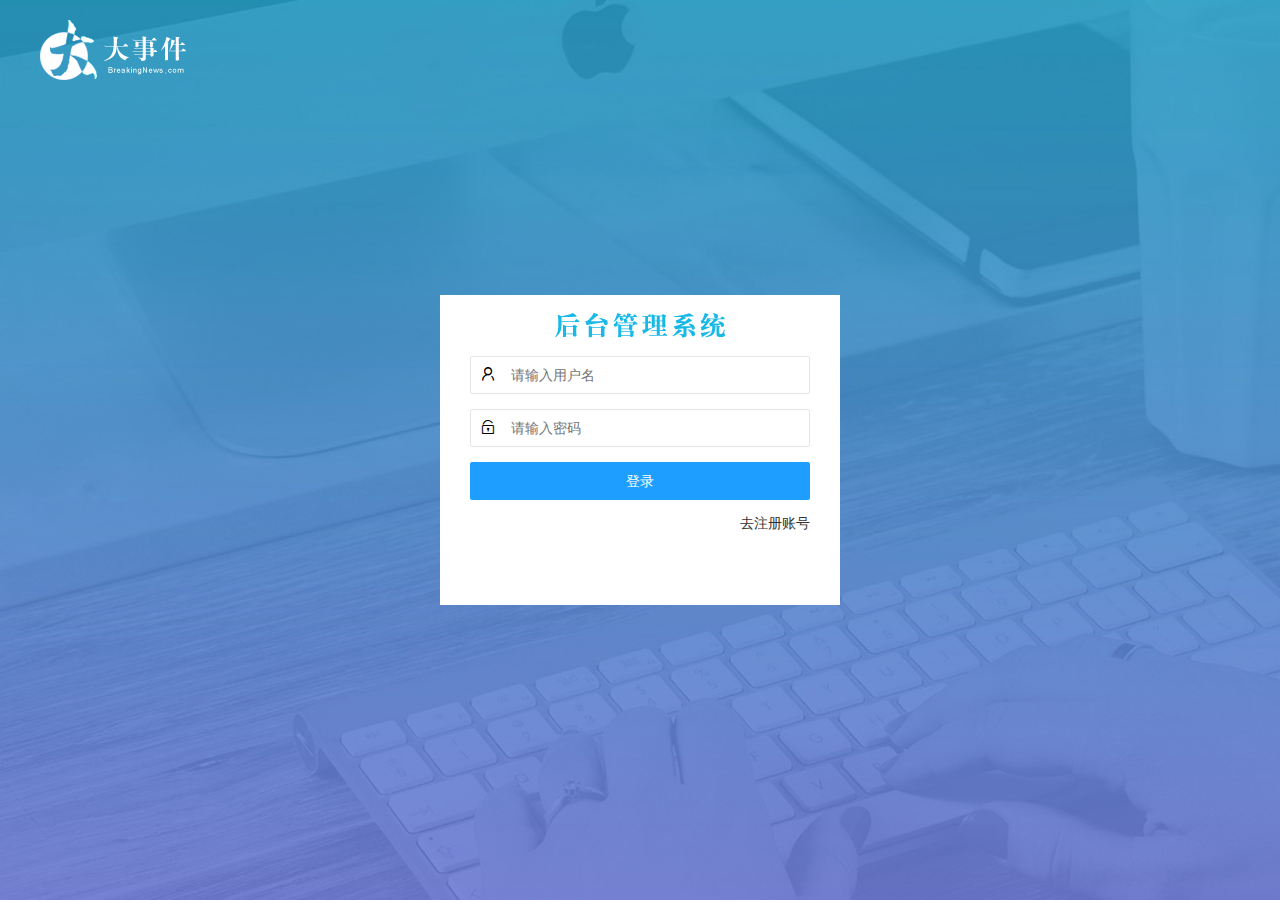
<file: login.html>
<!DOCTYPE html>
<html lang="en">
  <head>
    <meta charset="UTF-8" />
    <meta name="viewport" content="width=device-width, initial-scale=1.0" />
    <title>Document</title>
    <!-- 引入第三方库layUI的样式文件 -->
    <link rel="stylesheet" href="./assets/lib/layui/css/layui.css" />
    <link rel="stylesheet" href="./assets/css/login.css" />
  </head>
  <body>
    <div class="logo">
      <img src="./assets/images/logo.png" alt="" />
    </div>
    <!-- 登录框 -->
    <div class="login">
      <div class="title">
        <img src="./assets/images/login_title.png" alt="" />
      </div>
      <form class="layui-form myForm" action="">
        <!-- 用户名 -->
        <div class="layui-form-item">
          <i class="layui-icon layui-icon-username"></i>
          <input
            type="text"
            name="username"
            required
            lay-verify="required|username"
            placeholder="请输入用户名"
            autocomplete="off"
            class="layui-input"
          />
        </div>
        <!-- 密码 -->
        <div class="layui-form-item">
          <i class="layui-icon layui-icon-password"></i>
          <input
            type="password"
            name="password"
            required
            lay-verify="required|pass"
            placeholder="请输入密码"
            autocomplete="off"
            class="layui-input"
          />
        </div>
        <!-- 登录按钮 -->
        <div class="layui-form-item">
          <button
            class="layui-btn layui-btn-fluid layui-btn-normal"
            lay-submit
            lay-filter="formDemo"
          >
            登录
          </button>
        </div>
        <!-- 去注册的超链接 -->
        <div class="layui-form-item">
          <a href="javascript:;">去注册账号</a>
        </div>
      </form>
    </div>
    <!-- 注册框 -->   
    <div class="register">
      <div class="title">
        <img src="./assets/images/login_title.png" alt="" />
      </div>
      <form class="layui-form myForm" action="">
        <!-- 用户名 -->
        <div class="layui-form-item">
          <i class="layui-icon layui-icon-username"></i>
          <input
            type="text"
            name="username"
            required
            lay-verify="required|username"
            placeholder="请输入用户名"
            autocomplete="off"
            class="layui-input"
          />
        </div>
        <!-- 密码 -->
        <div class="layui-form-item">
          <i class="layui-icon layui-icon-password"></i>
          <input
            type="password"
            name="password"
            required
            lay-verify="required|pass"
            placeholder="请输入密码"
            autocomplete="off"
            class="layui-input pass"
          />
        </div>
        <!-- 确认密码 -->
        <div class="layui-form-item">
          <i class="layui-icon layui-icon-password"></i>
          <input
            type="password"
            required
            lay-verify="required|pass|repass"
            placeholder="再次确认密码"
            autocomplete="off"
            class="layui-input repass"
          />
        </div>
        <!-- 登录按钮 -->
        <div class="layui-form-item">
          <button
            class="layui-btn layui-btn-fluid layui-btn-normal"
            lay-submit
            lay-filter="formDemo"
          >
            注册
          </button>
        </div>
        <!-- 去登录的超链接 -->
        <div class="layui-form-item">
          <a href="javascript:;">去登录</a>
        </div>
      </form>
    </div>
    <script src="./assets/lib/jquery.js"></script>
    <script src="./assets/lib/layui/layui.all.js"></script>
    <script src="./assets/js/utils.js"></script>
    <script src="./assets/js/login.js"></script>
  </body>
</html>
</file>
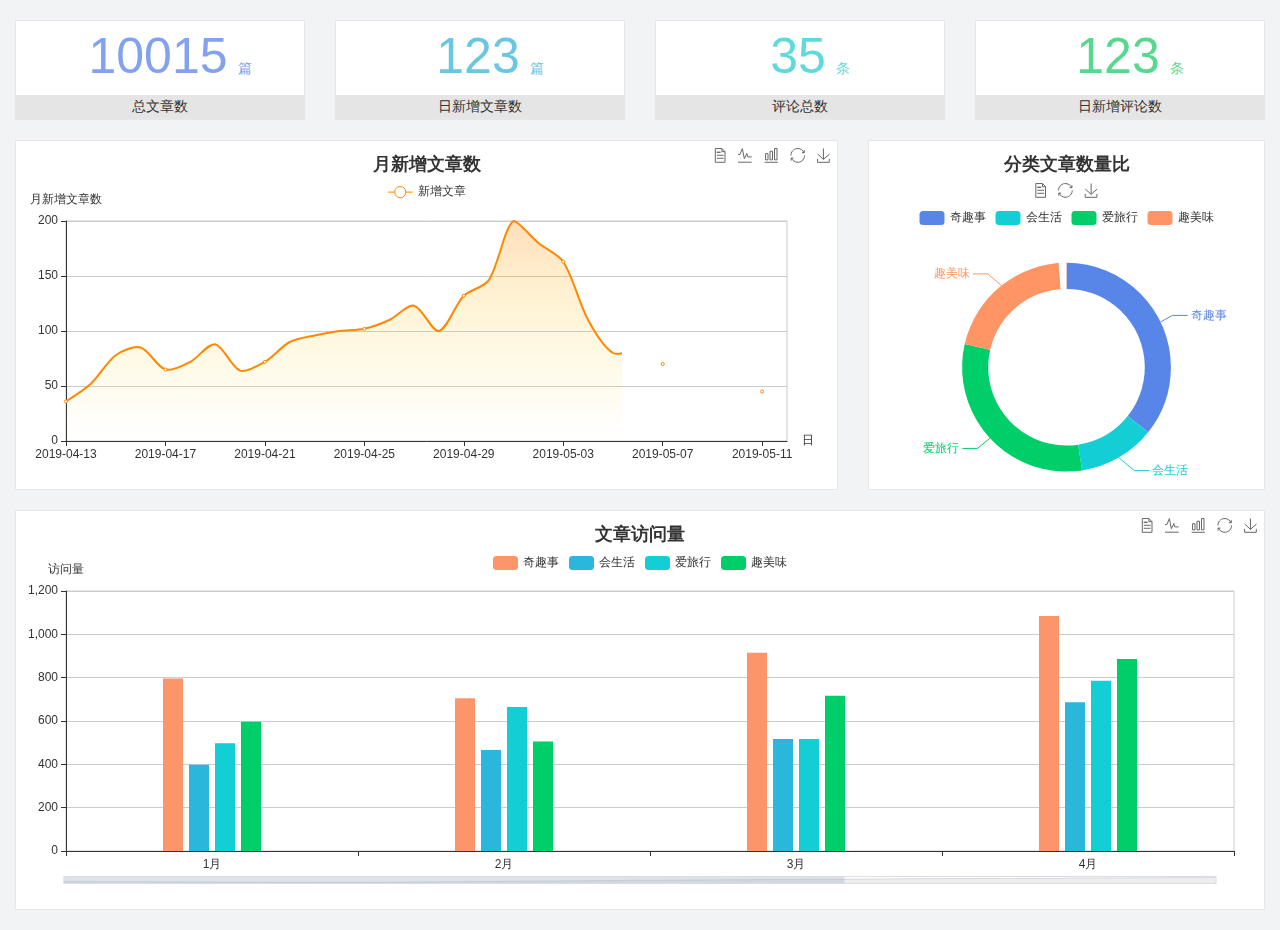
<file: home/dashboard.html>
<!DOCTYPE html>
<html lang="en">

<head>
  <meta charset="UTF-8">
  <meta name="viewport" content="width=device-width, initial-scale=1.0">
  <meta http-equiv="X-UA-Compatible" content="ie=edge">
  <title>图表统计</title>
  <link rel="stylesheet" href="../../assets/lib/bootstrap.css" />
  <link rel="stylesheet" href="../../assets/lib/main.css" />
  <script src="../../assets/lib/jquery.js"></script>
  <script type="text/javascript" src="../../assets/lib/echarts.min.js"></script>
</head>

<body>
  <div class="container-fluid">
    <div class="row spannel_list">
      <div class="col-sm-3 col-xs-6">
        <div class="spannel">
          <em>10015</em><span>篇</span>
          <b>总文章数</b>
        </div>
      </div>
      <div class="col-sm-3 col-xs-6">
        <div class="spannel scolor01">
          <em>123</em><span>篇</span>
          <b>日新增文章数</b>
        </div>
      </div>
      <div class="col-sm-3 col-xs-6">
        <div class="spannel scolor02">
          <em>35</em><span>条</span>
          <b>评论总数</b>
        </div>
      </div>
      <div class="col-sm-3 col-xs-6">
        <div class="spannel scolor03">
          <em>123</em><span>条</span>
          <b>日新增评论数</b>
        </div>
      </div>
    </div>
  </div>

  <div class="container-fluid">
    <div class="row curve-pie">
      <div class="col-lg-8 col-md-8">
        <div class="gragh_pannel" id="curve_show"></div>
      </div>
      <div class="col-lg-4 col-md-4">
        <div class="gragh_pannel" id="pie_show"></div>
      </div>
    </div>
  </div>

  <div class="container-fluid">
    <div class="column_pannel" id="column_show"></div>
  </div>

  <script>
    var oChart = echarts.init(document.getElementById('curve_show'));
    var aList_all = [
      { 'count': 36, 'date': '2019-04-13' },
      { 'count': 52, 'date': '2019-04-14' },
      { 'count': 78, 'date': '2019-04-15' },
      { 'count': 85, 'date': '2019-04-16' },
      { 'count': 65, 'date': '2019-04-17' },
      { 'count': 72, 'date': '2019-04-18' },
      { 'count': 88, 'date': '2019-04-19' },
      { 'count': 64, 'date': '2019-04-20' },
      { 'count': 72, 'date': '2019-04-21' },
      { 'count': 90, 'date': '2019-04-22' },
      { 'count': 96, 'date': '2019-04-23' },
      { 'count': 100, 'date': '2019-04-24' },
      { 'count': 102, 'date': '2019-04-25' },
      { 'count': 110, 'date': '2019-04-26' },
      { 'count': 123, 'date': '2019-04-27' },
      { 'count': 100, 'date': '2019-04-28' },
      { 'count': 132, 'date': '2019-04-29' },
      { 'count': 146, 'date': '2019-04-30' },
      { 'count': 200, 'date': '2019-05-01' },
      { 'count': 180, 'date': '2019-05-02' },
      { 'count': 163, 'date': '2019-05-03' },
      { 'count': 110, 'date': '2019-05-04' },
      { 'count': 80, 'date': '2019-05-05' },
      { 'count': 82, 'date': '2019-05-06' },
      { 'count': 70, 'date': '2019-05-07' },
      { 'count': 65, 'date': '2019-05-08' },
      { 'count': 54, 'date': '2019-05-09' },
      { 'count': 40, 'date': '2019-05-10' },
      { 'count': 45, 'date': '2019-05-11' },
      { 'count': 38, 'date': '2019-05-12' },
    ];

    let aCount = [];
    let aDate = [];

    for (var i = 0; i < aList_all.length; i++) {
      aCount.push(aList_all[i].count);
      aDate.push(aList_all[i].date);
    }

    var chartopt = {
      title: {
        text: '月新增文章数',
        left: 'center',
        top: '10'
      },
      tooltip: {
        trigger: 'axis'
      },
      legend: {
        data: ['新增文章'],
        top: '40'
      },
      toolbox: {
        show: true,
        feature: {
          mark: { show: true },
          dataView: { show: true, readOnly: false },
          magicType: { show: true, type: ['line', 'bar'] },
          restore: { show: true },
          saveAsImage: { show: true }
        }
      },
      calculable: true,
      xAxis: [
        {
          name: '日',
          type: 'category',
          boundaryGap: false,
          data: aDate
        }
      ],
      yAxis: [
        {
          name: '月新增文章数',
          type: 'value'
        }
      ],
      series: [
        {
          name: '新增文章',
          type: 'line',
          smooth: true,
          itemStyle: { normal: { areaStyle: { type: 'default' }, color: '#f80' }, lineStyle: { color: '#f80' } },
          data: aCount
        }],
      areaStyle: {
        normal: {
          color: new echarts.graphic.LinearGradient(0, 0, 0, 1, [{
            offset: 0,
            color: 'rgba(255,136,0,0.39)'
          }, {
            offset: .34,
            color: 'rgba(255,180,0,0.25)'
          }, {
            offset: 1,
            color: 'rgba(255,222,0,0.00)'
          }])

        }
      },
      grid: {
        show: true,
        x: 50,
        x2: 50,
        y: 80,
        height: 220
      }
    };

    oChart.setOption(chartopt);


    var oPie = echarts.init(document.getElementById('pie_show'));
    var oPieopt =
    {
      title: {
        top: 10,
        text: '分类文章数量比',
        x: 'center'
      },
      tooltip: {
        trigger: 'item',
        formatter: "{a} <br/>{b} : {c} ({d}%)"
      },
      color: ['#5885e8', '#13cfd5', '#00ce68', '#ff9565'],
      legend: {
        x: 'center',
        top: 65,
        data: ['奇趣事', '会生活', '爱旅行', '趣美味']
      },
      toolbox: {
        show: true,
        x: 'center',
        top: 35,
        feature: {
          mark: { show: true },
          dataView: { show: true, readOnly: false },
          magicType: {
            show: true,
            type: ['pie', 'funnel'],
            option: {
              funnel: {
                x: '25%',
                width: '50%',
                funnelAlign: 'left',
                max: 1548
              }
            }
          },
          restore: { show: true },
          saveAsImage: { show: true }
        }
      },
      calculable: true,
      series: [
        {
          name: '访问来源',
          type: 'pie',
          radius: ['45%', '60%'],
          center: ['50%', '65%'],
          data: [
            { value: 300, name: '奇趣事' },
            { value: 100, name: '会生活' },
            { value: 260, name: '爱旅行' },
            { value: 180, name: '趣美味' }
          ]
        }
      ]
    };
    oPie.setOption(oPieopt);



    var oColumn = this.echarts.init(document.getElementById('column_show'));
    var oColumnopt =
    {
      title: {
        text: '文章访问量',
        left: 'center',
        top: '10'
      },
      tooltip: {
        trigger: 'axis'
      },
      legend: {
        data: ['奇趣事', '会生活', '爱旅行', '趣美味'],
        top: '40'
      },
      toolbox: {
        show: true,
        feature: {
          mark: { show: true },
          dataView: { show: true, readOnly: false },
          magicType: { show: true, type: ['line', 'bar'] },
          restore: { show: true },
          saveAsImage: { show: true }
        }
      },
      calculable: true,
      xAxis: [
        {
          type: 'category',
          data: ['1月', '2月', '3月', '4月', '5月']
        }
      ],
      yAxis: [
        {
          name: '访问量',
          type: 'value'
        }
      ],
      series: [
        {
          name: '奇趣事',
          type: 'bar',
          barWidth: 20,
          itemStyle: {
            normal: { areaStyle: { type: 'default' }, color: '#fd956a' }
          },
          data: [800, 708, 920, 1090, 1200]
        },
        {
          name: '会生活',
          type: 'bar',
          barWidth: 20,
          itemStyle: {
            normal: { areaStyle: { type: 'default' }, color: '#2bb6db' }
          },
          data: [400, 468, 520, 690, 800]
        },
        {
          name: '爱旅行',
          type: 'bar',
          barWidth: 20,
          itemStyle: {
            normal: { areaStyle: { type: 'default' }, color: '#13cfd5' }
          },
          data: [500, 668, 520, 790, 900]
        },
        {
          name: '趣美味',
          type: 'bar',
          barWidth: 20,
          itemStyle: {
            normal: { areaStyle: { type: 'default' }, color: '#00ce68' }
          },
          data: [600, 508, 720, 890, 1000]
        }
      ],
      grid: {
        show: true,
        x: 50,
        x2: 30,
        y: 80,
        height: 260
      },
      dataZoom: [//给x轴设置滚动条
        {
          start: 0,//默认为0
          end: 100 - 1000 / 31,//默认为100
          type: 'slider',
          show: true,
          xAxisIndex: [0],
          handleSize: 0,//滑动条的 左右2个滑动条的大小
          height: 8,//组件高度
          left: 45, //左边的距离
          right: 50,//右边的距离
          bottom: 26,//右边的距离
          handleColor: '#ddd',//h滑动图标的颜色
          handleStyle: {
            borderColor: "#cacaca",
            borderWidth: "1",
            shadowBlur: 2,
            background: "#ddd",
            shadowColor: "#ddd",
          }
        }]
    };
    oColumn.setOption(oColumnopt);
  </script>
</body>

</html>
</file>
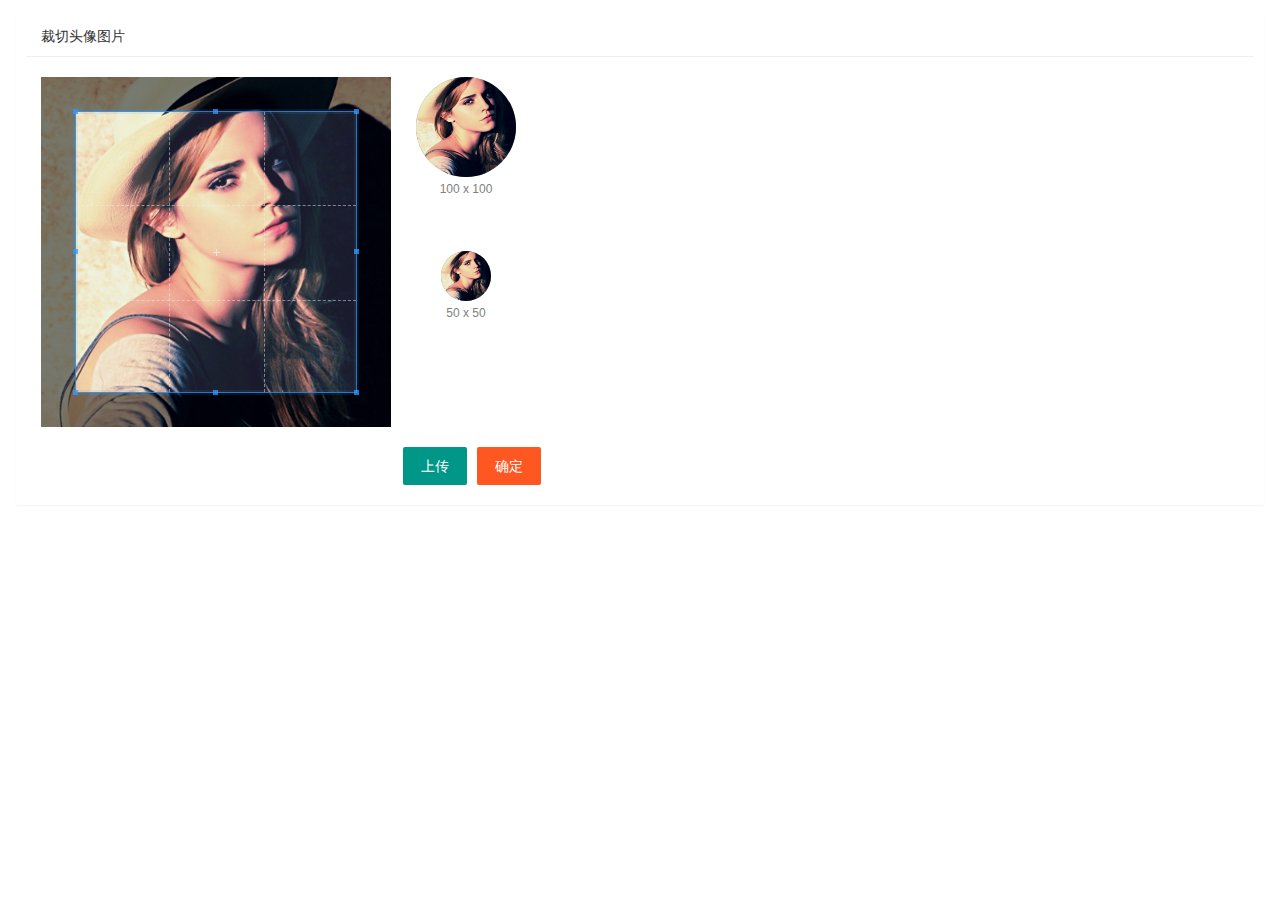
<file: user/user_avatar.html>
<!DOCTYPE html>
<html lang="en">
  <head>
    <meta charset="UTF-8" />
    <meta name="viewport" content="width=device-width, initial-scale=1.0" />
    <title>个人中心基本资料</title>
    <!-- 引入layui的样式文件 -->
    <link rel="stylesheet" href="../assets/lib/layui/css/layui.css" />
    <link rel="stylesheet" href="../assets/lib/cropper/cropper.css">
    <!-- 引入当前页面自己写的css文件 -->
    <link rel="stylesheet" href="../assets/css/user/user_avatar.css" />
  </head>
  <body>
    <div class="layui-card">
      <div class="layui-card-header">裁切头像图片</div>
      <div class="layui-card-body">
        <!-- 第一行的图片裁剪和预览区域 -->
        <div class="row1">
          <!-- 图片裁剪区域 -->
          <div class="cropper-box">
            <!-- 这个 img 标签很重要，将来会把它初始化为裁剪区域 -->
            <img id="image" src="/assets/images/sample.jpg" />
          </div>
          <!-- 图片的预览区域 -->
          <div class="preview-box">
            <div>
              <!-- 宽高为 100px 的预览区域 -->
              <div class="img-preview w100"></div>
              <p class="size">100 x 100</p>
            </div>
            <div>
              <!-- 宽高为 50px 的预览区域 -->
              <div class="img-preview w50"></div>
              <p class="size">50 x 50</p>
            </div>
          </div>
        </div>
  
        <!-- 第二行的按钮区域 -->
        <div class="row2">
          <input type="file" id="avatar" style="display: none;">
          <button type="button" class="layui-btn btn-upload">上传</button>
          <button type="button" class="layui-btn layui-btn-danger btn-sure">确定</button>
        </div>
      </div>
    </div>
    <!-- 引入jquery文件 -->
    <script src="../assets/lib/jquery.js"></script>
     <!-- 引入裁切图片的文件 -->
     <script src="../assets/lib/cropper/Cropper.js"></script>
     <script src="../assets/lib/cropper/jquery-cropper.js"></script>
    <!-- 引入layui的js文件 -->
    <script src="../assets/lib/layui/layui.all.js"></script>
    <!-- 引入工具函数 -->
    <script src="../assets/js/utils.js"></script>
    <!-- 引入当前页面自己写的js文件 -->
    <script src="../assets/js/user/user_avatar.js"></script>
  </body>
</html>
</file>
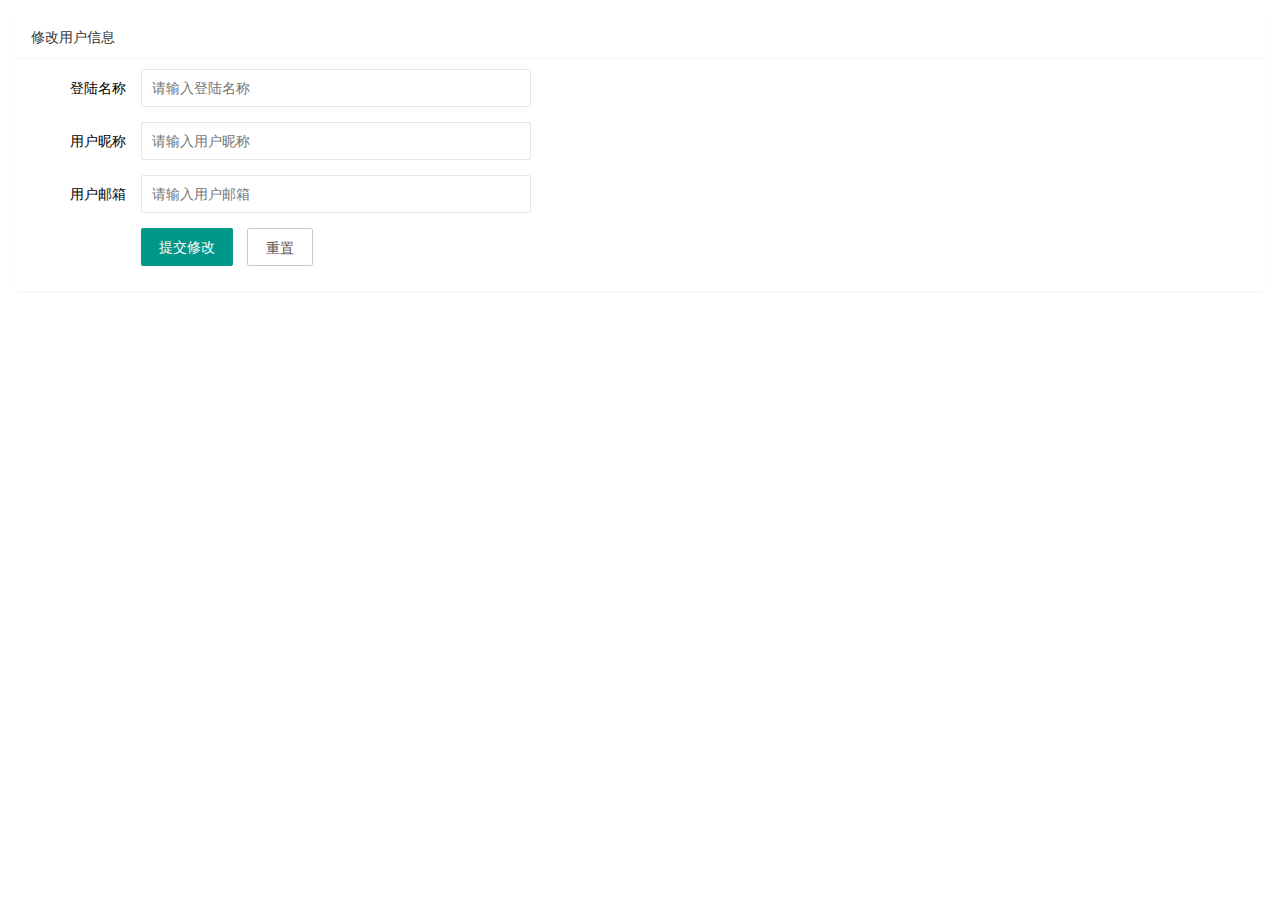
<file: user/user_info.html>
<!DOCTYPE html>
<html lang="en">
  <head>
    <meta charset="UTF-8" />
    <meta name="viewport" content="width=device-width, initial-scale=1.0" />
    <title>个人中心基本资料</title>
    <!-- 引入layui的样式文件 -->
    <link rel="stylesheet" href="../assets/lib/layui/css/layui.css" />
    <!-- 引入当前页面自己写的css文件 -->
    <link rel="stylesheet" href="../assets/css/user/user_info.css" />
  </head>
  <body>
    <div class="layui-card">
      <div class="layui-card-header">修改用户信息</div>
      <div class="layui-card-body">
        <form class="layui-form myForm" lay-filter="myForm" action="">
          <!-- 隐藏域就是一个input标签 type='hidden' 作用是用来存储数据 但是不在页面中显示 -->
          <input type="hidden" name="id" />
          <div class="layui-form-item">
            <label class="layui-form-label">登陆名称</label>
            <div class="layui-input-block">
              <input
                type="text"
                name="username"
                required
                lay-verify="required"
                placeholder="请输入登陆名称"
                autocomplete="off"
                class="layui-input"
              />
            </div>
          </div>
          <div class="layui-form-item">
            <label class="layui-form-label">用户昵称</label>
            <div class="layui-input-block">
              <input
                type="text"
                name="nickname"
                required
                lay-verify="required|nickname"
                placeholder="请输入用户昵称"
                autocomplete="off"
                class="layui-input"
              />
            </div>
          </div>
          <div class="layui-form-item">
            <label class="layui-form-label">用户邮箱</label>
            <div class="layui-input-block">
              <input
                type="text"
                name="email"
                required
                lay-verify="required|email"
                placeholder="请输入用户邮箱"
                autocomplete="off"
                class="layui-input"
              />
            </div>
          </div>
          <div class="layui-form-item">
            <div class="layui-input-block">
              <button class="layui-btn" lay-submit lay-filter="formDemo">
                提交修改
              </button>
              <button class="layui-btn layui-btn-primary">重置</button>
            </div>
          </div>
        </form>
      </div>
    </div>

    <!-- 引入jquery文件 -->
    <script src="../assets/lib/jquery.js"></script>
    <!-- 引入layui的js文件 -->
    <script src="../assets/lib/layui/layui.all.js"></script>
    <!-- 引入工具函数 -->
    <script src="../assets/js/utils.js"></script>
    <!-- 引入当前页面自己写的js文件 -->
    <script src="../assets/js/user/user_info.js"></script>
  </body>
</html>
</file>
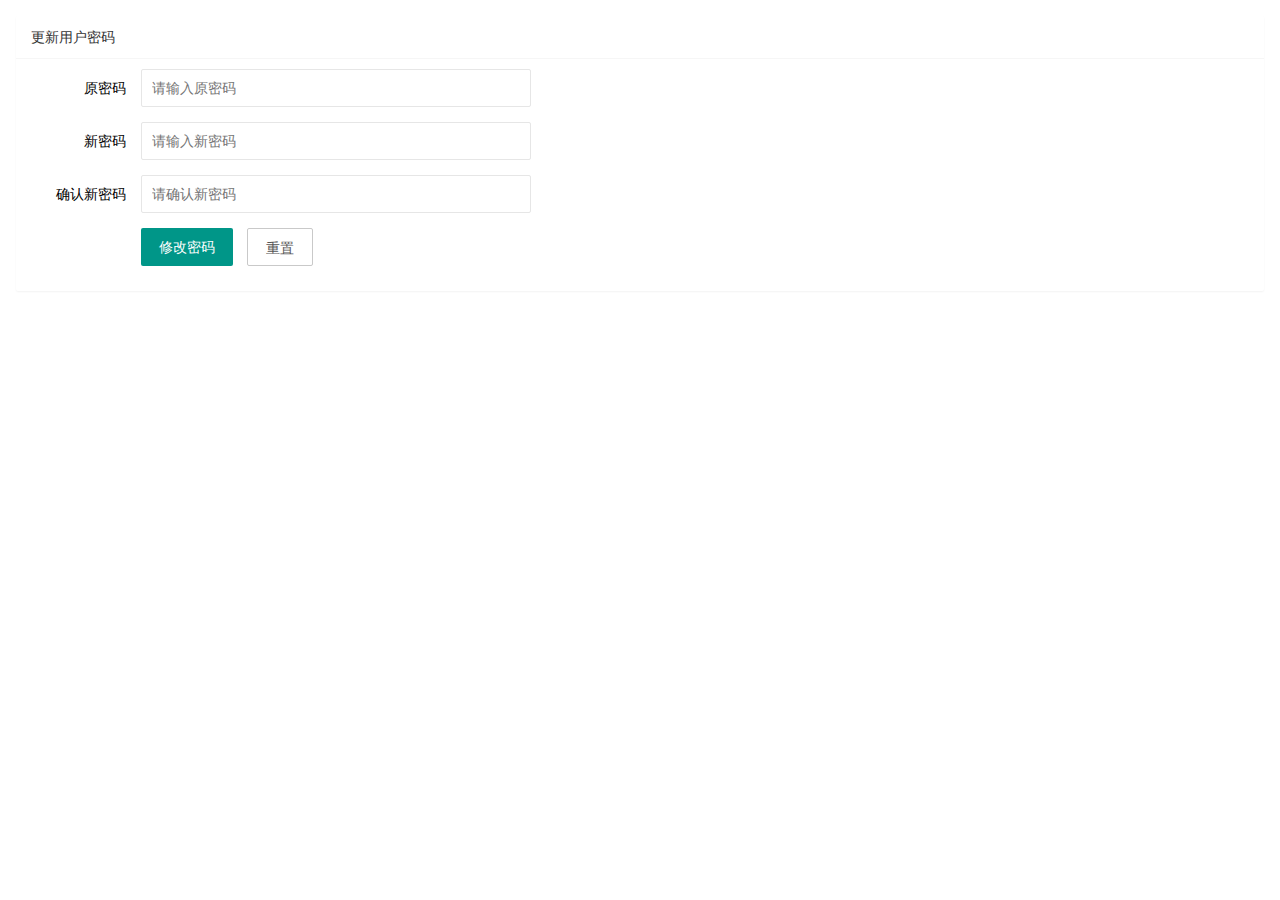
<file: user/user_reset.html>
<!DOCTYPE html>
<html lang="en">
  <head>
    <meta charset="UTF-8" />
    <meta name="viewport" content="width=device-width, initial-scale=1.0" />
    <title>个人中心基本资料</title>
    <!-- 引入layui的样式文件 -->
    <link rel="stylesheet" href="../assets/lib/layui/css/layui.css" />
    <!-- 引入当前页面自己写的css文件 -->
    <link rel="stylesheet" href="../assets/css/user/user_reset.css" />
  </head>
  <body>
    <div class="layui-card">
      <div class="layui-card-header">更新用户密码</div>
      <div class="layui-card-body">
        <form class="layui-form myForm" lay-filter="myForm" action="">
          <!-- 隐藏域就是一个input标签 type='hidden' 作用是用来存储数据 但是不在页面中显示 -->
          <input type="hidden" name="id" />
          <div class="layui-form-item">
            <label class="layui-form-label">原密码</label>
            <div class="layui-input-block">
              <input
                type="password"
                name="oldPwd"
                required
                lay-verify="required|pass"
                placeholder="请输入原密码"
                autocomplete="off"
                class="layui-input"
              />
            </div>
          </div>
          <div class="layui-form-item">
            <label class="layui-form-label">新密码</label>
            <div class="layui-input-block">
              <input
                type="password"
                name="newPwd"
                required
                lay-verify="required|pass"
                placeholder="请输入新密码"
                autocomplete="off"
                class="layui-input pass"
              />
            </div>
          </div>
          <div class="layui-form-item">
            <label class="layui-form-label">确认新密码</label>
            <div class="layui-input-block">
              <input
                type="password"
                required
                lay-verify="required|pass|repass"
                placeholder="请确认新密码"
                autocomplete="off"
                class="layui-input repass"
              />
            </div>
          </div>
          <div class="layui-form-item">
            <div class="layui-input-block">
              <button class="layui-btn" lay-submit lay-filter="formDemo">
                修改密码
              </button>
              <button
                type="reset"
                class="layui-btn layui-btn-primary btn-reset"
              >
                重置
              </button>
            </div>
          </div>
        </form>
      </div>
    </div>

    <!-- 引入jquery文件 -->
    <script src="../assets/lib/jquery.js"></script>
    <!-- 引入layui的js文件 -->
    <script src="../assets/lib/layui/layui.all.js"></script>
    <!-- 引入工具函数 -->
    <script src="../assets/js/utils.js"></script>
    <!-- 引入当前页面自己写的js文件 -->
    <script src="../assets/js/user/user_reset.js"></script>
  </body>
</html>
</file>
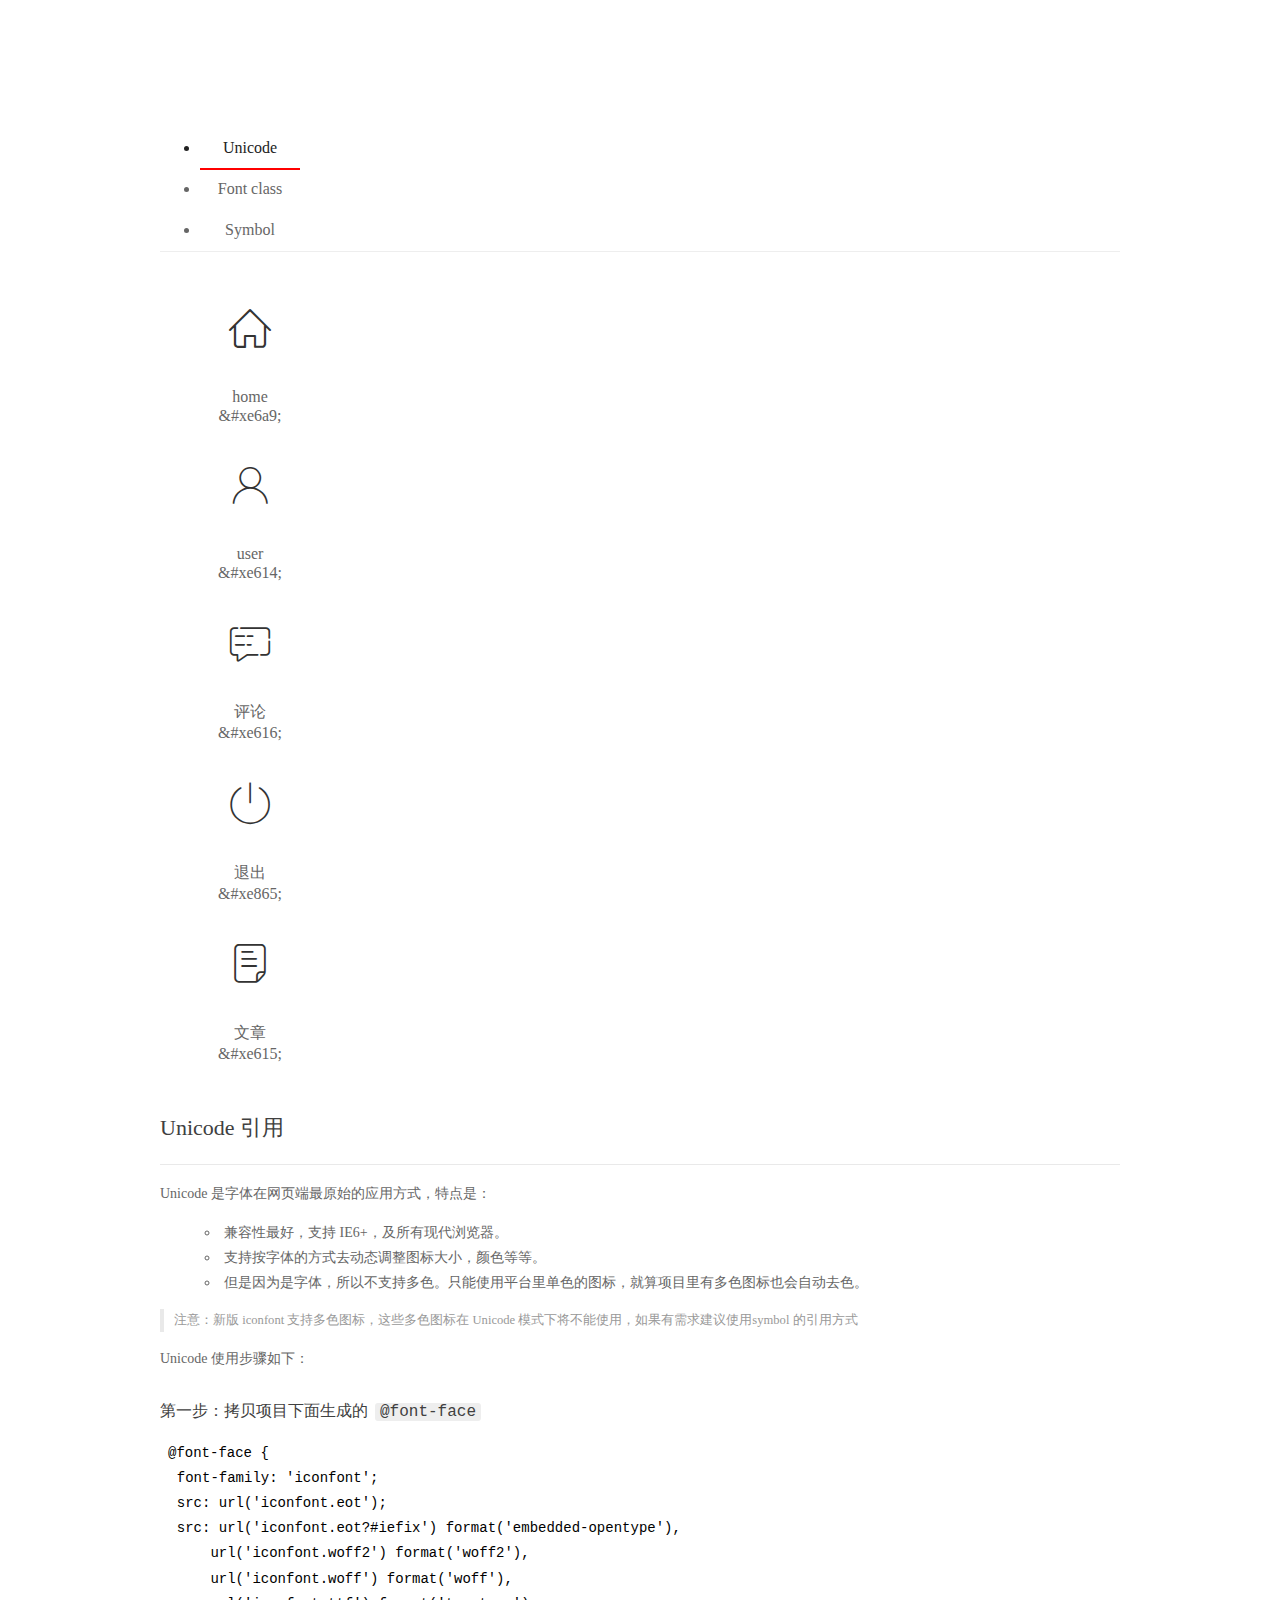
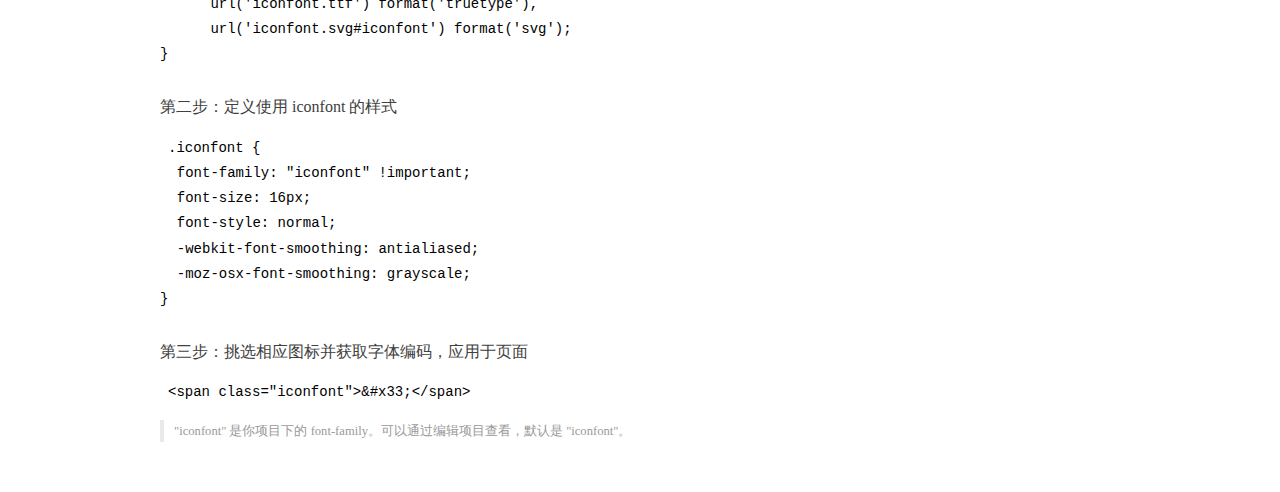
<file: assets/fonts/demo_index.html>
<!DOCTYPE html>
<html>
<head>
  <meta charset="utf-8"/>
  <title>IconFont Demo</title>
  <link rel="shortcut icon" href="https://gtms04.alicdn.com/tps/i4/TB1_oz6GVXXXXaFXpXXJDFnIXXX-64-64.ico" type="image/x-icon"/>
  <link rel="stylesheet" href="https://g.alicdn.com/thx/cube/1.3.2/cube.min.css">
  <link rel="stylesheet" href="demo.css">
  <link rel="stylesheet" href="iconfont.css">
  <script src="iconfont.js"></script>
  <!-- jQuery -->
  <script src="https://a1.alicdn.com/oss/uploads/2018/12/26/7bfddb60-08e8-11e9-9b04-53e73bb6408b.js"></script>
  <!-- 代码高亮 -->
  <script src="https://a1.alicdn.com/oss/uploads/2018/12/26/a3f714d0-08e6-11e9-8a15-ebf944d7534c.js"></script>
</head>
<body>
  <div class="main">
    <h1 class="logo"><a href="https://www.iconfont.cn/" title="iconfont 首页" target="_blank">&#xe86b;</a></h1>
    <div class="nav-tabs">
      <ul id="tabs" class="dib-box">
        <li class="dib active"><span>Unicode</span></li>
        <li class="dib"><span>Font class</span></li>
        <li class="dib"><span>Symbol</span></li>
      </ul>
      
    </div>
    <div class="tab-container">
      <div class="content unicode" style="display: block;">
          <ul class="icon_lists dib-box">
          
            <li class="dib">
              <span class="icon iconfont">&#xe6a9;</span>
                <div class="name">home</div>
                <div class="code-name">&amp;#xe6a9;</div>
              </li>
          
            <li class="dib">
              <span class="icon iconfont">&#xe614;</span>
                <div class="name">user</div>
                <div class="code-name">&amp;#xe614;</div>
              </li>
          
            <li class="dib">
              <span class="icon iconfont">&#xe616;</span>
                <div class="name">评论</div>
                <div class="code-name">&amp;#xe616;</div>
              </li>
          
            <li class="dib">
              <span class="icon iconfont">&#xe865;</span>
                <div class="name">退出</div>
                <div class="code-name">&amp;#xe865;</div>
              </li>
          
            <li class="dib">
              <span class="icon iconfont">&#xe615;</span>
                <div class="name">文章</div>
                <div class="code-name">&amp;#xe615;</div>
              </li>
          
          </ul>
          <div class="article markdown">
          <h2 id="unicode-">Unicode 引用</h2>
          <hr>

          <p>Unicode 是字体在网页端最原始的应用方式，特点是：</p>
          <ul>
            <li>兼容性最好，支持 IE6+，及所有现代浏览器。</li>
            <li>支持按字体的方式去动态调整图标大小，颜色等等。</li>
            <li>但是因为是字体，所以不支持多色。只能使用平台里单色的图标，就算项目里有多色图标也会自动去色。</li>
          </ul>
          <blockquote>
            <p>注意：新版 iconfont 支持多色图标，这些多色图标在 Unicode 模式下将不能使用，如果有需求建议使用symbol 的引用方式</p>
          </blockquote>
          <p>Unicode 使用步骤如下：</p>
          <h3 id="-font-face">第一步：拷贝项目下面生成的 <code>@font-face</code></h3>
<pre><code class="language-css"
>@font-face {
  font-family: 'iconfont';
  src: url('iconfont.eot');
  src: url('iconfont.eot?#iefix') format('embedded-opentype'),
      url('iconfont.woff2') format('woff2'),
      url('iconfont.woff') format('woff'),
      url('iconfont.ttf') format('truetype'),
      url('iconfont.svg#iconfont') format('svg');
}
</code></pre>
          <h3 id="-iconfont-">第二步：定义使用 iconfont 的样式</h3>
<pre><code class="language-css"
>.iconfont {
  font-family: "iconfont" !important;
  font-size: 16px;
  font-style: normal;
  -webkit-font-smoothing: antialiased;
  -moz-osx-font-smoothing: grayscale;
}
</code></pre>
          <h3 id="-">第三步：挑选相应图标并获取字体编码，应用于页面</h3>
<pre>
<code class="language-html"
>&lt;span class="iconfont"&gt;&amp;#x33;&lt;/span&gt;
</code></pre>
          <blockquote>
            <p>"iconfont" 是你项目下的 font-family。可以通过编辑项目查看，默认是 "iconfont"。</p>
          </blockquote>
          </div>
      </div>
      <div class="content font-class">
        <ul class="icon_lists dib-box">
          
          <li class="dib">
            <span class="icon iconfont icon-home"></span>
            <div class="name">
              home
            </div>
            <div class="code-name">.icon-home
            </div>
          </li>
          
          <li class="dib">
            <span class="icon iconfont icon-user"></span>
            <div class="name">
              user
            </div>
            <div class="code-name">.icon-user
            </div>
          </li>
          
          <li class="dib">
            <span class="icon iconfont icon-pinglun"></span>
            <div class="name">
              评论
            </div>
            <div class="code-name">.icon-pinglun
            </div>
          </li>
          
          <li class="dib">
            <span class="icon iconfont icon-tuichu"></span>
            <div class="name">
              退出
            </div>
            <div class="code-name">.icon-tuichu
            </div>
          </li>
          
          <li class="dib">
            <span class="icon iconfont icon-16"></span>
            <div class="name">
              文章
            </div>
            <div class="code-name">.icon-16
            </div>
          </li>
          
        </ul>
        <div class="article markdown">
        <h2 id="font-class-">font-class 引用</h2>
        <hr>

        <p>font-class 是 Unicode 使用方式的一种变种，主要是解决 Unicode 书写不直观，语意不明确的问题。</p>
        <p>与 Unicode 使用方式相比，具有如下特点：</p>
        <ul>
          <li>兼容性良好，支持 IE8+，及所有现代浏览器。</li>
          <li>相比于 Unicode 语意明确，书写更直观。可以很容易分辨这个 icon 是什么。</li>
          <li>因为使用 class 来定义图标，所以当要替换图标时，只需要修改 class 里面的 Unicode 引用。</li>
          <li>不过因为本质上还是使用的字体，所以多色图标还是不支持的。</li>
        </ul>
        <p>使用步骤如下：</p>
        <h3 id="-fontclass-">第一步：引入项目下面生成的 fontclass 代码：</h3>
<pre><code class="language-html">&lt;link rel="stylesheet" href="./iconfont.css"&gt;
</code></pre>
        <h3 id="-">第二步：挑选相应图标并获取类名，应用于页面：</h3>
<pre><code class="language-html">&lt;span class="iconfont icon-xxx"&gt;&lt;/span&gt;
</code></pre>
        <blockquote>
          <p>"
            iconfont" 是你项目下的 font-family。可以通过编辑项目查看，默认是 "iconfont"。</p>
        </blockquote>
      </div>
      </div>
      <div class="content symbol">
          <ul class="icon_lists dib-box">
          
            <li class="dib">
                <svg class="icon svg-icon" aria-hidden="true">
                  <use xlink:href="#icon-home"></use>
                </svg>
                <div class="name">home</div>
                <div class="code-name">#icon-home</div>
            </li>
          
            <li class="dib">
                <svg class="icon svg-icon" aria-hidden="true">
                  <use xlink:href="#icon-user"></use>
                </svg>
                <div class="name">user</div>
                <div class="code-name">#icon-user</div>
            </li>
          
            <li class="dib">
                <svg class="icon svg-icon" aria-hidden="true">
                  <use xlink:href="#icon-pinglun"></use>
                </svg>
                <div class="name">评论</div>
                <div class="code-name">#icon-pinglun</div>
            </li>
          
            <li class="dib">
                <svg class="icon svg-icon" aria-hidden="true">
                  <use xlink:href="#icon-tuichu"></use>
                </svg>
                <div class="name">退出</div>
                <div class="code-name">#icon-tuichu</div>
            </li>
          
            <li class="dib">
                <svg class="icon svg-icon" aria-hidden="true">
                  <use xlink:href="#icon-16"></use>
                </svg>
                <div class="name">文章</div>
                <div class="code-name">#icon-16</div>
            </li>
          
          </ul>
          <div class="article markdown">
          <h2 id="symbol-">Symbol 引用</h2>
          <hr>

          <p>这是一种全新的使用方式，应该说这才是未来的主流，也是平台目前推荐的用法。相关介绍可以参考这篇<a href="">文章</a>
            这种用法其实是做了一个 SVG 的集合，与另外两种相比具有如下特点：</p>
          <ul>
            <li>支持多色图标了，不再受单色限制。</li>
            <li>通过一些技巧，支持像字体那样，通过 <code>font-size</code>, <code>color</code> 来调整样式。</li>
            <li>兼容性较差，支持 IE9+，及现代浏览器。</li>
            <li>浏览器渲染 SVG 的性能一般，还不如 png。</li>
          </ul>
          <p>使用步骤如下：</p>
          <h3 id="-symbol-">第一步：引入项目下面生成的 symbol 代码：</h3>
<pre><code class="language-html">&lt;script src="./iconfont.js"&gt;&lt;/script&gt;
</code></pre>
          <h3 id="-css-">第二步：加入通用 CSS 代码（引入一次就行）：</h3>
<pre><code class="language-html">&lt;style&gt;
.icon {
  width: 1em;
  height: 1em;
  vertical-align: -0.15em;
  fill: currentColor;
  overflow: hidden;
}
&lt;/style&gt;
</code></pre>
          <h3 id="-">第三步：挑选相应图标并获取类名，应用于页面：</h3>
<pre><code class="language-html">&lt;svg class="icon" aria-hidden="true"&gt;
  &lt;use xlink:href="#icon-xxx"&gt;&lt;/use&gt;
&lt;/svg&gt;
</code></pre>
          </div>
      </div>

    </div>
  </div>
  <script>
  $(document).ready(function () {
      $('.tab-container .content:first').show()

      $('#tabs li').click(function (e) {
        var tabContent = $('.tab-container .content')
        var index = $(this).index()

        if ($(this).hasClass('active')) {
          return
        } else {
          $('#tabs li').removeClass('active')
          $(this).addClass('active')

          tabContent.hide().eq(index).fadeIn()
        }
      })
    })
  </script>
</body>
</html>
</file>
<file: assets/lib/layui/css/layui.css>
/** layui-v2.5.6 MIT License By https://www.layui.com */
 .layui-inline,img{display:inline-block;vertical-align:middle}h1,h2,h3,h4,h5,h6{font-weight:400}.layui-edge,.layui-header,.layui-inline,.layui-main{position:relative}.layui-body,.layui-edge,.layui-elip{overflow:hidden}.layui-btn,.layui-edge,.layui-inline,img{vertical-align:middle}.layui-btn,.layui-disabled,.layui-icon,.layui-unselect{-moz-user-select:none;-webkit-user-select:none;-ms-user-select:none}.layui-elip,.layui-form-checkbox span,.layui-form-pane .layui-form-label{text-overflow:ellipsis;white-space:nowrap}.layui-breadcrumb,.layui-tree-btnGroup{visibility:hidden}blockquote,body,button,dd,div,dl,dt,form,h1,h2,h3,h4,h5,h6,input,li,ol,p,pre,td,textarea,th,ul{margin:0;padding:0;-webkit-tap-highlight-color:rgba(0,0,0,0)}a:active,a:hover{outline:0}img{border:none}li{list-style:none}table{border-collapse:collapse;border-spacing:0}h4,h5,h6{font-size:100%}button,input,optgroup,option,select,textarea{font-family:inherit;font-size:inherit;font-style:inherit;font-weight:inherit;outline:0}pre{white-space:pre-wrap;white-space:-moz-pre-wrap;white-space:-pre-wrap;white-space:-o-pre-wrap;word-wrap:break-word}body{line-height:24px;font:14px Helvetica Neue,Helvetica,PingFang SC,Tahoma,Arial,sans-serif}hr{height:1px;margin:10px 0;border:0;clear:both}a{color:#333;text-decoration:none}a:hover{color:#777}a cite{font-style:normal;*cursor:pointer}.layui-border-box,.layui-border-box *{box-sizing:border-box}.layui-box,.layui-box *{box-sizing:content-box}.layui-clear{clear:both;*zoom:1}.layui-clear:after{content:'\20';clear:both;*zoom:1;display:block;height:0}.layui-inline{*display:inline;*zoom:1}.layui-edge{display:inline-block;width:0;height:0;border-width:6px;border-style:dashed;border-color:transparent}.layui-edge-top{top:-4px;border-bottom-color:#999;border-bottom-style:solid}.layui-edge-right{border-left-color:#999;border-left-style:solid}.layui-edge-bottom{top:2px;border-top-color:#999;border-top-style:solid}.layui-edge-left{border-right-color:#999;border-right-style:solid}.layui-disabled,.layui-disabled:hover{color:#d2d2d2!important;cursor:not-allowed!important}.layui-circle{border-radius:100%}.layui-show{display:block!important}.layui-hide{display:none!important}@font-face{font-family:layui-icon;src:url(../font/iconfont.eot?v=256);src:url(../font/iconfont.eot?v=256#iefix) format('embedded-opentype'),url(../font/iconfont.woff2?v=256) format('woff2'),url(../font/iconfont.woff?v=256) format('woff'),url(../font/iconfont.ttf?v=256) format('truetype'),url(../font/iconfont.svg?v=256#layui-icon) format('svg')}.layui-icon{font-family:layui-icon!important;font-size:16px;font-style:normal;-webkit-font-smoothing:antialiased;-moz-osx-font-smoothing:grayscale}.layui-icon-reply-fill:before{content:"\e611"}.layui-icon-set-fill:before{content:"\e614"}.layui-icon-menu-fill:before{content:"\e60f"}.layui-icon-search:before{content:"\e615"}.layui-icon-share:before{content:"\e641"}.layui-icon-set-sm:before{content:"\e620"}.layui-icon-engine:before{content:"\e628"}.layui-icon-close:before{content:"\1006"}.layui-icon-close-fill:before{content:"\1007"}.layui-icon-chart-screen:before{content:"\e629"}.layui-icon-star:before{content:"\e600"}.layui-icon-circle-dot:before{content:"\e617"}.layui-icon-chat:before{content:"\e606"}.layui-icon-release:before{content:"\e609"}.layui-icon-list:before{content:"\e60a"}.layui-icon-chart:before{content:"\e62c"}.layui-icon-ok-circle:before{content:"\1005"}.layui-icon-layim-theme:before{content:"\e61b"}.layui-icon-table:before{content:"\e62d"}.layui-icon-right:before{content:"\e602"}.layui-icon-left:before{content:"\e603"}.layui-icon-cart-simple:before{content:"\e698"}.layui-icon-face-cry:before{content:"\e69c"}.layui-icon-face-smile:before{content:"\e6af"}.layui-icon-survey:before{content:"\e6b2"}.layui-icon-tree:before{content:"\e62e"}.layui-icon-ie:before{content:"\e7bb"}.layui-icon-upload-circle:before{content:"\e62f"}.layui-icon-add-circle:before{content:"\e61f"}.layui-icon-download-circle:before{content:"\e601"}.layui-icon-templeate-1:before{content:"\e630"}.layui-icon-util:before{content:"\e631"}.layui-icon-face-surprised:before{content:"\e664"}.layui-icon-edit:before{content:"\e642"}.layui-icon-speaker:before{content:"\e645"}.layui-icon-down:before{content:"\e61a"}.layui-icon-file:before{content:"\e621"}.layui-icon-layouts:before{content:"\e632"}.layui-icon-rate-half:before{content:"\e6c9"}.layui-icon-add-circle-fine:before{content:"\e608"}.layui-icon-prev-circle:before{content:"\e633"}.layui-icon-read:before{content:"\e705"}.layui-icon-404:before{content:"\e61c"}.layui-icon-carousel:before{content:"\e634"}.layui-icon-help:before{content:"\e607"}.layui-icon-code-circle:before{content:"\e635"}.layui-icon-windows:before{content:"\e67f"}.layui-icon-water:before{content:"\e636"}.layui-icon-username:before{content:"\e66f"}.layui-icon-find-fill:before{content:"\e670"}.layui-icon-about:before{content:"\e60b"}.layui-icon-location:before{content:"\e715"}.layui-icon-up:before{content:"\e619"}.layui-icon-pause:before{content:"\e651"}.layui-icon-date:before{content:"\e637"}.layui-icon-layim-uploadfile:before{content:"\e61d"}.layui-icon-delete:before{content:"\e640"}.layui-icon-play:before{content:"\e652"}.layui-icon-top:before{content:"\e604"}.layui-icon-firefox:before{content:"\e686"}.layui-icon-friends:before{content:"\e612"}.layui-icon-refresh-3:before{content:"\e9aa"}.layui-icon-ok:before{content:"\e605"}.layui-icon-layer:before{content:"\e638"}.layui-icon-face-smile-fine:before{content:"\e60c"}.layui-icon-dollar:before{content:"\e659"}.layui-icon-group:before{content:"\e613"}.layui-icon-layim-download:before{content:"\e61e"}.layui-icon-picture-fine:before{content:"\e60d"}.layui-icon-link:before{content:"\e64c"}.layui-icon-diamond:before{content:"\e735"}.layui-icon-log:before{content:"\e60e"}.layui-icon-key:before{content:"\e683"}.layui-icon-rate-solid:before{content:"\e67a"}.layui-icon-fonts-del:before{content:"\e64f"}.layui-icon-unlink:before{content:"\e64d"}.layui-icon-fonts-clear:before{content:"\e639"}.layui-icon-triangle-r:before{content:"\e623"}.layui-icon-circle:before{content:"\e63f"}.layui-icon-radio:before{content:"\e643"}.layui-icon-align-center:before{content:"\e647"}.layui-icon-align-right:before{content:"\e648"}.layui-icon-align-left:before{content:"\e649"}.layui-icon-loading-1:before{content:"\e63e"}.layui-icon-return:before{content:"\e65c"}.layui-icon-fonts-strong:before{content:"\e62b"}.layui-icon-upload:before{content:"\e67c"}.layui-icon-dialogue:before{content:"\e63a"}.layui-icon-video:before{content:"\e6ed"}.layui-icon-headset:before{content:"\e6fc"}.layui-icon-cellphone-fine:before{content:"\e63b"}.layui-icon-add-1:before{content:"\e654"}.layui-icon-face-smile-b:before{content:"\e650"}.layui-icon-fonts-html:before{content:"\e64b"}.layui-icon-screen-full:before{content:"\e622"}.layui-icon-form:before{content:"\e63c"}.layui-icon-cart:before{content:"\e657"}.layui-icon-camera-fill:before{content:"\e65d"}.layui-icon-tabs:before{content:"\e62a"}.layui-icon-heart-fill:before{content:"\e68f"}.layui-icon-fonts-code:before{content:"\e64e"}.layui-icon-ios:before{content:"\e680"}.layui-icon-at:before{content:"\e687"}.layui-icon-fire:before{content:"\e756"}.layui-icon-set:before{content:"\e716"}.layui-icon-fonts-u:before{content:"\e646"}.layui-icon-triangle-d:before{content:"\e625"}.layui-icon-tips:before{content:"\e702"}.layui-icon-picture:before{content:"\e64a"}.layui-icon-more-vertical:before{content:"\e671"}.layui-icon-bluetooth:before{content:"\e689"}.layui-icon-flag:before{content:"\e66c"}.layui-icon-loading:before{content:"\e63d"}.layui-icon-fonts-i:before{content:"\e644"}.layui-icon-refresh-1:before{content:"\e666"}.layui-icon-rmb:before{content:"\e65e"}.layui-icon-addition:before{content:"\e624"}.layui-icon-home:before{content:"\e68e"}.layui-icon-time:before{content:"\e68d"}.layui-icon-user:before{content:"\e770"}.layui-icon-notice:before{content:"\e667"}.layui-icon-chrome:before{content:"\e68a"}.layui-icon-edge:before{content:"\e68b"}.layui-icon-login-weibo:before{content:"\e675"}.layui-icon-voice:before{content:"\e688"}.layui-icon-upload-drag:before{content:"\e681"}.layui-icon-login-qq:before{content:"\e676"}.layui-icon-snowflake:before{content:"\e6b1"}.layui-icon-heart:before{content:"\e68c"}.layui-icon-logout:before{content:"\e682"}.layui-icon-file-b:before{content:"\e655"}.layui-icon-template:before{content:"\e663"}.layui-icon-transfer:before{content:"\e691"}.layui-icon-auz:before{content:"\e672"}.layui-icon-console:before{content:"\e665"}.layui-icon-app:before{content:"\e653"}.layui-icon-prev:before{content:"\e65a"}.layui-icon-website:before{content:"\e7ae"}.layui-icon-next:before{content:"\e65b"}.layui-icon-component:before{content:"\e857"}.layui-icon-android:before{content:"\e684"}.layui-icon-more:before{content:"\e65f"}.layui-icon-login-wechat:before{content:"\e677"}.layui-icon-shrink-right:before{content:"\e668"}.layui-icon-spread-left:before{content:"\e66b"}.layui-icon-camera:before{content:"\e660"}.layui-icon-note:before{content:"\e66e"}.layui-icon-refresh:before{content:"\e669"}.layui-icon-female:before{content:"\e661"}.layui-icon-male:before{content:"\e662"}.layui-icon-screen-restore:before{content:"\e758"}.layui-icon-password:before{content:"\e673"}.layui-icon-senior:before{content:"\e674"}.layui-icon-theme:before{content:"\e66a"}.layui-icon-tread:before{content:"\e6c5"}.layui-icon-praise:before{content:"\e6c6"}.layui-icon-star-fill:before{content:"\e658"}.layui-icon-rate:before{content:"\e67b"}.layui-icon-template-1:before{content:"\e656"}.layui-icon-vercode:before{content:"\e679"}.layui-icon-service:before{content:"\e626"}.layui-icon-cellphone:before{content:"\e678"}.layui-icon-print:before{content:"\e66d"}.layui-icon-cols:before{content:"\e610"}.layui-icon-wifi:before{content:"\e7e0"}.layui-icon-export:before{content:"\e67d"}.layui-icon-rss:before{content:"\e808"}.layui-icon-slider:before{content:"\e714"}.layui-icon-email:before{content:"\e618"}.layui-icon-subtraction:before{content:"\e67e"}.layui-icon-mike:before{content:"\e6dc"}.layui-icon-light:before{content:"\e748"}.layui-icon-gift:before{content:"\e627"}.layui-icon-mute:before{content:"\e685"}.layui-icon-reduce-circle:before{content:"\e616"}.layui-icon-music:before{content:"\e690"}.layui-main{width:1140px;margin:0 auto}.layui-header{z-index:1000;height:60px}.layui-header a:hover{transition:all .5s;-webkit-transition:all .5s}.layui-side{position:fixed;left:0;top:0;bottom:0;z-index:999;width:200px;overflow-x:hidden}.layui-side-scroll{position:relative;width:220px;height:100%;overflow-x:hidden}.layui-body{position:absolute;left:200px;right:0;top:0;bottom:0;z-index:998;width:auto;overflow-y:auto;box-sizing:border-box}.layui-layout-body{overflow:hidden}.layui-layout-admin .layui-header{background-color:#23262E}.layui-layout-admin .layui-side{top:60px;width:200px;overflow-x:hidden}.layui-layout-admin .layui-body{position:fixed;top:60px;bottom:44px}.layui-layout-admin .layui-main{width:auto;margin:0 15px}.layui-layout-admin .layui-footer{position:fixed;left:200px;right:0;bottom:0;height:44px;line-height:44px;padding:0 15px;background-color:#eee}.layui-layout-admin .layui-logo{position:absolute;left:0;top:0;width:200px;height:100%;line-height:60px;text-align:center;color:#009688;font-size:16px}.layui-layout-admin .layui-header .layui-nav{background:0 0}.layui-layout-left{position:absolute!important;left:200px;top:0}.layui-layout-right{position:absolute!important;right:0;top:0}.layui-container{position:relative;margin:0 auto;padding:0 15px;box-sizing:border-box}.layui-fluid{position:relative;margin:0 auto;padding:0 15px}.layui-row:after,.layui-row:before{content:'';display:block;clear:both}.layui-col-lg1,.layui-col-lg10,.layui-col-lg11,.layui-col-lg12,.layui-col-lg2,.layui-col-lg3,.layui-col-lg4,.layui-col-lg5,.layui-col-lg6,.layui-col-lg7,.layui-col-lg8,.layui-col-lg9,.layui-col-md1,.layui-col-md10,.layui-col-md11,.layui-col-md12,.layui-col-md2,.layui-col-md3,.layui-col-md4,.layui-col-md5,.layui-col-md6,.layui-col-md7,.layui-col-md8,.layui-col-md9,.layui-col-sm1,.layui-col-sm10,.layui-col-sm11,.layui-col-sm12,.layui-col-sm2,.layui-col-sm3,.layui-col-sm4,.layui-col-sm5,.layui-col-sm6,.layui-col-sm7,.layui-col-sm8,.layui-col-sm9,.layui-col-xs1,.layui-col-xs10,.layui-col-xs11,.layui-col-xs12,.layui-col-xs2,.layui-col-xs3,.layui-col-xs4,.layui-col-xs5,.layui-col-xs6,.layui-col-xs7,.layui-col-xs8,.layui-col-xs9{position:relative;display:block;box-sizing:border-box}.layui-col-xs1,.layui-col-xs10,.layui-col-xs11,.layui-col-xs12,.layui-col-xs2,.layui-col-xs3,.layui-col-xs4,.layui-col-xs5,.layui-col-xs6,.layui-col-xs7,.layui-col-xs8,.layui-col-xs9{float:left}.layui-col-xs1{width:8.33333333%}.layui-col-xs2{width:16.66666667%}.layui-col-xs3{width:25%}.layui-col-xs4{width:33.33333333%}.layui-col-xs5{width:41.66666667%}.layui-col-xs6{width:50%}.layui-col-xs7{width:58.33333333%}.layui-col-xs8{width:66.66666667%}.layui-col-xs9{width:75%}.layui-col-xs10{width:83.33333333%}.layui-col-xs11{width:91.66666667%}.layui-col-xs12{width:100%}.layui-col-xs-offset1{margin-left:8.33333333%}.layui-col-xs-offset2{margin-left:16.66666667%}.layui-col-xs-offset3{margin-left:25%}.layui-col-xs-offset4{margin-left:33.33333333%}.layui-col-xs-offset5{margin-left:41.66666667%}.layui-col-xs-offset6{margin-left:50%}.layui-col-xs-offset7{margin-left:58.33333333%}.layui-col-xs-offset8{margin-left:66.66666667%}.layui-col-xs-offset9{margin-left:75%}.layui-col-xs-offset10{margin-left:83.33333333%}.layui-col-xs-offset11{margin-left:91.66666667%}.layui-col-xs-offset12{margin-left:100%}@media screen and (max-width:768px){.layui-hide-xs{display:none!important}.layui-show-xs-block{display:block!important}.layui-show-xs-inline{display:inline!important}.layui-show-xs-inline-block{display:inline-block!important}}@media screen and (min-width:768px){.layui-container{width:750px}.layui-hide-sm{display:none!important}.layui-show-sm-block{display:block!important}.layui-show-sm-inline{display:inline!important}.layui-show-sm-inline-block{display:inline-block!important}.layui-col-sm1,.layui-col-sm10,.layui-col-sm11,.layui-col-sm12,.layui-col-sm2,.layui-col-sm3,.layui-col-sm4,.layui-col-sm5,.layui-col-sm6,.layui-col-sm7,.layui-col-sm8,.layui-col-sm9{float:left}.layui-col-sm1{width:8.33333333%}.layui-col-sm2{width:16.66666667%}.layui-col-sm3{width:25%}.layui-col-sm4{width:33.33333333%}.layui-col-sm5{width:41.66666667%}.layui-col-sm6{width:50%}.layui-col-sm7{width:58.33333333%}.layui-col-sm8{width:66.66666667%}.layui-col-sm9{width:75%}.layui-col-sm10{width:83.33333333%}.layui-col-sm11{width:91.66666667%}.layui-col-sm12{width:100%}.layui-col-sm-offset1{margin-left:8.33333333%}.layui-col-sm-offset2{margin-left:16.66666667%}.layui-col-sm-offset3{margin-left:25%}.layui-col-sm-offset4{margin-left:33.33333333%}.layui-col-sm-offset5{margin-left:41.66666667%}.layui-col-sm-offset6{margin-left:50%}.layui-col-sm-offset7{margin-left:58.33333333%}.layui-col-sm-offset8{margin-left:66.66666667%}.layui-col-sm-offset9{margin-left:75%}.layui-col-sm-offset10{margin-left:83.33333333%}.layui-col-sm-offset11{margin-left:91.66666667%}.layui-col-sm-offset12{margin-left:100%}}@media screen and (min-width:992px){.layui-container{width:970px}.layui-hide-md{display:none!important}.layui-show-md-block{display:block!important}.layui-show-md-inline{display:inline!important}.layui-show-md-inline-block{display:inline-block!important}.layui-col-md1,.layui-col-md10,.layui-col-md11,.layui-col-md12,.layui-col-md2,.layui-col-md3,.layui-col-md4,.layui-col-md5,.layui-col-md6,.layui-col-md7,.layui-col-md8,.layui-col-md9{float:left}.layui-col-md1{width:8.33333333%}.layui-col-md2{width:16.66666667%}.layui-col-md3{width:25%}.layui-col-md4{width:33.33333333%}.layui-col-md5{width:41.66666667%}.layui-col-md6{width:50%}.layui-col-md7{width:58.33333333%}.layui-col-md8{width:66.66666667%}.layui-col-md9{width:75%}.layui-col-md10{width:83.33333333%}.layui-col-md11{width:91.66666667%}.layui-col-md12{width:100%}.layui-col-md-offset1{margin-left:8.33333333%}.layui-col-md-offset2{margin-left:16.66666667%}.layui-col-md-offset3{margin-left:25%}.layui-col-md-offset4{margin-left:33.33333333%}.layui-col-md-offset5{margin-left:41.66666667%}.layui-col-md-offset6{margin-left:50%}.layui-col-md-offset7{margin-left:58.33333333%}.layui-col-md-offset8{margin-left:66.66666667%}.layui-col-md-offset9{margin-left:75%}.layui-col-md-offset10{margin-left:83.33333333%}.layui-col-md-offset11{margin-left:91.66666667%}.layui-col-md-offset12{margin-left:100%}}@media screen and (min-width:1200px){.layui-container{width:1170px}.layui-hide-lg{display:none!important}.layui-show-lg-block{display:block!important}.layui-show-lg-inline{display:inline!important}.layui-show-lg-inline-block{display:inline-block!important}.layui-col-lg1,.layui-col-lg10,.layui-col-lg11,.layui-col-lg12,.layui-col-lg2,.layui-col-lg3,.layui-col-lg4,.layui-col-lg5,.layui-col-lg6,.layui-col-lg7,.layui-col-lg8,.layui-col-lg9{float:left}.layui-col-lg1{width:8.33333333%}.layui-col-lg2{width:16.66666667%}.layui-col-lg3{width:25%}.layui-col-lg4{width:33.33333333%}.layui-col-lg5{width:41.66666667%}.layui-col-lg6{width:50%}.layui-col-lg7{width:58.33333333%}.layui-col-lg8{width:66.66666667%}.layui-col-lg9{width:75%}.layui-col-lg10{width:83.33333333%}.layui-col-lg11{width:91.66666667%}.layui-col-lg12{width:100%}.layui-col-lg-offset1{margin-left:8.33333333%}.layui-col-lg-offset2{margin-left:16.66666667%}.layui-col-lg-offset3{margin-left:25%}.layui-col-lg-offset4{margin-left:33.33333333%}.layui-col-lg-offset5{margin-left:41.66666667%}.layui-col-lg-offset6{margin-left:50%}.layui-col-lg-offset7{margin-left:58.33333333%}.layui-col-lg-offset8{margin-left:66.66666667%}.layui-col-lg-offset9{margin-left:75%}.layui-col-lg-offset10{margin-left:83.33333333%}.layui-col-lg-offset11{margin-left:91.66666667%}.layui-col-lg-offset12{margin-left:100%}}.layui-col-space1{margin:-.5px}.layui-col-space1>*{padding:.5px}.layui-col-space2{margin:-1px}.layui-col-space2>*{padding:1px}.layui-col-space4{margin:-2px}.layui-col-space4>*{padding:2px}.layui-col-space5{margin:-2.5px}.layui-col-space5>*{padding:2.5px}.layui-col-space6{margin:-3px}.layui-col-space6>*{padding:3px}.layui-col-space8{margin:-4px}.layui-col-space8>*{padding:4px}.layui-col-space10{margin:-5px}.layui-col-space10>*{padding:5px}.layui-col-space12{margin:-6px}.layui-col-space12>*{padding:6px}.layui-col-space14{margin:-7px}.layui-col-space14>*{padding:7px}.layui-col-space15{margin:-7.5px}.layui-col-space15>*{padding:7.5px}.layui-col-space16{margin:-8px}.layui-col-space16>*{padding:8px}.layui-col-space18{margin:-9px}.layui-col-space18>*{padding:9px}.layui-col-space20{margin:-10px}.layui-col-space20>*{padding:10px}.layui-col-space22{margin:-11px}.layui-col-space22>*{padding:11px}.layui-col-space24{margin:-12px}.layui-col-space24>*{padding:12px}.layui-col-space25{margin:-12.5px}.layui-col-space25>*{padding:12.5px}.layui-col-space26{margin:-13px}.layui-col-space26>*{padding:13px}.layui-col-space28{margin:-14px}.layui-col-space28>*{padding:14px}.layui-col-space30{margin:-15px}.layui-col-space30>*{padding:15px}.layui-btn,.layui-input,.layui-select,.layui-textarea,.layui-upload-button{outline:0;-webkit-appearance:none;transition:all .3s;-webkit-transition:all .3s;box-sizing:border-box}.layui-elem-quote{margin-bottom:10px;padding:15px;line-height:22px;border-left:5px solid #009688;border-radius:0 2px 2px 0;background-color:#f2f2f2}.layui-quote-nm{border-style:solid;border-width:1px 1px 1px 5px;background:0 0}.layui-elem-field{margin-bottom:10px;padding:0;border-width:1px;border-style:solid}.layui-elem-field legend{margin-left:20px;padding:0 10px;font-size:20px;font-weight:300}.layui-field-title{margin:10px 0 20px;border-width:1px 0 0}.layui-field-box{padding:10px 15px}.layui-field-title .layui-field-box{padding:10px 0}.layui-progress{position:relative;height:6px;border-radius:20px;background-color:#e2e2e2}.layui-progress-bar{position:absolute;left:0;top:0;width:0;max-width:100%;height:6px;border-radius:20px;text-align:right;background-color:#5FB878;transition:all .3s;-webkit-transition:all .3s}.layui-progress-big,.layui-progress-big .layui-progress-bar{height:18px;line-height:18px}.layui-progress-text{position:relative;top:-20px;line-height:18px;font-size:12px;color:#666}.layui-progress-big .layui-progress-text{position:static;padding:0 10px;color:#fff}.layui-collapse{border-width:1px;border-style:solid;border-radius:2px}.layui-colla-content,.layui-colla-item{border-top-width:1px;border-top-style:solid}.layui-colla-item:first-child{border-top:none}.layui-colla-title{position:relative;height:42px;line-height:42px;padding:0 15px 0 35px;color:#333;background-color:#f2f2f2;cursor:pointer;font-size:14px;overflow:hidden}.layui-colla-content{display:none;padding:10px 15px;line-height:22px;color:#666}.layui-colla-icon{position:absolute;left:15px;top:0;font-size:14px}.layui-card{margin-bottom:15px;border-radius:2px;background-color:#fff;box-shadow:0 1px 2px 0 rgba(0,0,0,.05)}.layui-card:last-child{margin-bottom:0}.layui-card-header{position:relative;height:42px;line-height:42px;padding:0 15px;border-bottom:1px solid #f6f6f6;color:#333;border-radius:2px 2px 0 0;font-size:14px}.layui-bg-black,.layui-bg-blue,.layui-bg-cyan,.layui-bg-green,.layui-bg-orange,.layui-bg-red{color:#fff!important}.layui-card-body{position:relative;padding:10px 15px;line-height:24px}.layui-card-body[pad15]{padding:15px}.layui-card-body[pad20]{padding:20px}.layui-card-body .layui-table{margin:5px 0}.layui-card .layui-tab{margin:0}.layui-panel-window{position:relative;padding:15px;border-radius:0;border-top:5px solid #E6E6E6;background-color:#fff}.layui-auxiliar-moving{position:fixed;left:0;right:0;top:0;bottom:0;width:100%;height:100%;background:0 0;z-index:9999999999}.layui-form-label,.layui-form-mid,.layui-form-select,.layui-input-block,.layui-input-inline,.layui-textarea{position:relative}.layui-bg-red{background-color:#FF5722!important}.layui-bg-orange{background-color:#FFB800!important}.layui-bg-green{background-color:#009688!important}.layui-bg-cyan{background-color:#2F4056!important}.layui-bg-blue{background-color:#1E9FFF!important}.layui-bg-black{background-color:#393D49!important}.layui-bg-gray{background-color:#eee!important;color:#666!important}.layui-badge-rim,.layui-colla-content,.layui-colla-item,.layui-collapse,.layui-elem-field,.layui-form-pane .layui-form-item[pane],.layui-form-pane .layui-form-label,.layui-input,.layui-layedit,.layui-layedit-tool,.layui-quote-nm,.layui-select,.layui-tab-bar,.layui-tab-card,.layui-tab-title,.layui-tab-title .layui-this:after,.layui-textarea{border-color:#e6e6e6}.layui-timeline-item:before,hr{background-color:#e6e6e6}.layui-text{line-height:22px;font-size:14px;color:#666}.layui-text h1,.layui-text h2,.layui-text h3{font-weight:500;color:#333}.layui-text h1{font-size:30px}.layui-text h2{font-size:24px}.layui-text h3{font-size:18px}.layui-text a:not(.layui-btn){color:#01AAED}.layui-text a:not(.layui-btn):hover{text-decoration:underline}.layui-text ul{padding:5px 0 5px 15px}.layui-text ul li{margin-top:5px;list-style-type:disc}.layui-text em,.layui-word-aux{color:#999!important;padding:0 5px!important}.layui-btn{display:inline-block;height:38px;line-height:38px;padding:0 18px;background-color:#009688;color:#fff;white-space:nowrap;text-align:center;font-size:14px;border:none;border-radius:2px;cursor:pointer}.layui-btn:hover{opacity:.8;filter:alpha(opacity=80);color:#fff}.layui-btn:active{opacity:1;filter:alpha(opacity=100)}.layui-btn+.layui-btn{margin-left:10px}.layui-btn-container{font-size:0}.layui-btn-container .layui-btn{margin-right:10px;margin-bottom:10px}.layui-btn-container .layui-btn+.layui-btn{margin-left:0}.layui-table .layui-btn-container .layui-btn{margin-bottom:9px}.layui-btn-radius{border-radius:100px}.layui-btn .layui-icon{margin-right:3px;font-size:18px;vertical-align:bottom;vertical-align:middle\9}.layui-btn-primary{border:1px solid #C9C9C9;background-color:#fff;color:#555}.layui-btn-primary:hover{border-color:#009688;color:#333}.layui-btn-normal{background-color:#1E9FFF}.layui-btn-warm{background-color:#FFB800}.layui-btn-danger{background-color:#FF5722}.layui-btn-checked{background-color:#5FB878}.layui-btn-disabled,.layui-btn-disabled:active,.layui-btn-disabled:hover{border:1px solid #e6e6e6;background-color:#FBFBFB;color:#C9C9C9;cursor:not-allowed;opacity:1}.layui-btn-lg{height:44px;line-height:44px;padding:0 25px;font-size:16px}.layui-btn-sm{height:30px;line-height:30px;padding:0 10px;font-size:12px}.layui-btn-sm i{font-size:16px!important}.layui-btn-xs{height:22px;line-height:22px;padding:0 5px;font-size:12px}.layui-btn-xs i{font-size:14px!important}.layui-btn-group{display:inline-block;vertical-align:middle;font-size:0}.layui-btn-group .layui-btn{margin-left:0!important;margin-right:0!important;border-left:1px solid rgba(255,255,255,.5);border-radius:0}.layui-btn-group .layui-btn-primary{border-left:none}.layui-btn-group .layui-btn-primary:hover{border-color:#C9C9C9;color:#009688}.layui-btn-group .layui-btn:first-child{border-left:none;border-radius:2px 0 0 2px}.layui-btn-group .layui-btn-primary:first-child{border-left:1px solid #c9c9c9}.layui-btn-group .layui-btn:last-child{border-radius:0 2px 2px 0}.layui-btn-group .layui-btn+.layui-btn{margin-left:0}.layui-btn-group+.layui-btn-group{margin-left:10px}.layui-btn-fluid{width:100%}.layui-input,.layui-select,.layui-textarea{height:38px;line-height:1.3;line-height:38px\9;border-width:1px;border-style:solid;background-color:#fff;border-radius:2px}.layui-input::-webkit-input-placeholder,.layui-select::-webkit-input-placeholder,.layui-textarea::-webkit-input-placeholder{line-height:1.3}.layui-input,.layui-textarea{display:block;width:100%;padding-left:10px}.layui-input:hover,.layui-textarea:hover{border-color:#D2D2D2!important}.layui-input:focus,.layui-textarea:focus{border-color:#C9C9C9!important}.layui-textarea{min-height:100px;height:auto;line-height:20px;padding:6px 10px;resize:vertical}.layui-select{padding:0 10px}.layui-form input[type=checkbox],.layui-form input[type=radio],.layui-form select{display:none}.layui-form [lay-ignore]{display:initial}.layui-form-item{margin-bottom:15px;clear:both;*zoom:1}.layui-form-item:after{content:'\20';clear:both;*zoom:1;display:block;height:0}.layui-form-label{float:left;display:block;padding:9px 15px;width:80px;font-weight:400;line-height:20px;text-align:right}.layui-form-label-col{display:block;float:none;padding:9px 0;line-height:20px;text-align:left}.layui-form-item .layui-inline{margin-bottom:5px;margin-right:10px}.layui-input-block{margin-left:110px;min-height:36px}.layui-input-inline{display:inline-block;vertical-align:middle}.layui-form-item .layui-input-inline{float:left;width:190px;margin-right:10px}.layui-form-text .layui-input-inline{width:auto}.layui-form-mid{float:left;display:block;padding:9px 0!important;line-height:20px;margin-right:10px}.layui-form-danger+.layui-form-select .layui-input,.layui-form-danger:focus{border-color:#FF5722!important}.layui-form-select .layui-input{padding-right:30px;cursor:pointer}.layui-form-select .layui-edge{position:absolute;right:10px;top:50%;margin-top:-3px;cursor:pointer;border-width:6px;border-top-color:#c2c2c2;border-top-style:solid;transition:all .3s;-webkit-transition:all .3s}.layui-form-select dl{display:none;position:absolute;left:0;top:42px;padding:5px 0;z-index:899;min-width:100%;border:1px solid #d2d2d2;max-height:300px;overflow-y:auto;background-color:#fff;border-radius:2px;box-shadow:0 2px 4px rgba(0,0,0,.12);box-sizing:border-box}.layui-form-select dl dd,.layui-form-select dl dt{padding:0 10px;line-height:36px;white-space:nowrap;overflow:hidden;text-overflow:ellipsis}.layui-form-select dl dt{font-size:12px;color:#999}.layui-form-select dl dd{cursor:pointer}.layui-form-select dl dd:hover{background-color:#f2f2f2;-webkit-transition:.5s all;transition:.5s all}.layui-form-select .layui-select-group dd{padding-left:20px}.layui-form-select dl dd.layui-select-tips{padding-left:10px!important;color:#999}.layui-form-select dl dd.layui-this{background-color:#5FB878;color:#fff}.layui-form-checkbox,.layui-form-select dl dd.layui-disabled{background-color:#fff}.layui-form-selected dl{display:block}.layui-form-checkbox,.layui-form-checkbox *,.layui-form-switch{display:inline-block;vertical-align:middle}.layui-form-selected .layui-edge{margin-top:-9px;-webkit-transform:rotate(180deg);transform:rotate(180deg);margin-top:-3px\9}:root .layui-form-selected .layui-edge{margin-top:-9px\0/IE9}.layui-form-selectup dl{top:auto;bottom:42px}.layui-select-none{margin:5px 0;text-align:center;color:#999}.layui-select-disabled .layui-disabled{border-color:#eee!important}.layui-select-disabled .layui-edge{border-top-color:#d2d2d2}.layui-form-checkbox{position:relative;height:30px;line-height:30px;margin-right:10px;padding-right:30px;cursor:pointer;font-size:0;-webkit-transition:.1s linear;transition:.1s linear;box-sizing:border-box}.layui-form-checkbox span{padding:0 10px;height:100%;font-size:14px;border-radius:2px 0 0 2px;background-color:#d2d2d2;color:#fff;overflow:hidden}.layui-form-checkbox:hover span{background-color:#c2c2c2}.layui-form-checkbox i{position:absolute;right:0;top:0;width:30px;height:28px;border:1px solid #d2d2d2;border-left:none;border-radius:0 2px 2px 0;color:#fff;font-size:20px;text-align:center}.layui-form-checkbox:hover i{border-color:#c2c2c2;color:#c2c2c2}.layui-form-checked,.layui-form-checked:hover{border-color:#5FB878}.layui-form-checked span,.layui-form-checked:hover span{background-color:#5FB878}.layui-form-checked i,.layui-form-checked:hover i{color:#5FB878}.layui-form-item .layui-form-checkbox{margin-top:4px}.layui-form-checkbox[lay-skin=primary]{height:auto!important;line-height:normal!important;min-width:18px;min-height:18px;border:none!important;margin-right:0;padding-left:28px;padding-right:0;background:0 0}.layui-form-checkbox[lay-skin=primary] span{padding-left:0;padding-right:15px;line-height:18px;background:0 0;color:#666}.layui-form-checkbox[lay-skin=primary] i{right:auto;left:0;width:16px;height:16px;line-height:16px;border:1px solid #d2d2d2;font-size:12px;border-radius:2px;background-color:#fff;-webkit-transition:.1s linear;transition:.1s linear}.layui-form-checkbox[lay-skin=primary]:hover i{border-color:#5FB878;color:#fff}.layui-form-checked[lay-skin=primary] i{border-color:#5FB878!important;background-color:#5FB878;color:#fff}.layui-checkbox-disbaled[lay-skin=primary] span{background:0 0!important;color:#c2c2c2}.layui-checkbox-disbaled[lay-skin=primary]:hover i{border-color:#d2d2d2}.layui-form-item .layui-form-checkbox[lay-skin=primary]{margin-top:10px}.layui-form-switch{position:relative;height:22px;line-height:22px;min-width:35px;padding:0 5px;margin-top:8px;border:1px solid #d2d2d2;border-radius:20px;cursor:pointer;background-color:#fff;-webkit-transition:.1s linear;transition:.1s linear}.layui-form-switch i{position:absolute;left:5px;top:3px;width:16px;height:16px;border-radius:20px;background-color:#d2d2d2;-webkit-transition:.1s linear;transition:.1s linear}.layui-form-switch em{position:relative;top:0;width:25px;margin-left:21px;padding:0!important;text-align:center!important;color:#999!important;font-style:normal!important;font-size:12px}.layui-form-onswitch{border-color:#5FB878;background-color:#5FB878}.layui-checkbox-disbaled,.layui-checkbox-disbaled i{border-color:#e2e2e2!important}.layui-form-onswitch i{left:100%;margin-left:-21px;background-color:#fff}.layui-form-onswitch em{margin-left:5px;margin-right:21px;color:#fff!important}.layui-checkbox-disbaled span{background-color:#e2e2e2!important}.layui-checkbox-disbaled:hover i{color:#fff!important}[lay-radio]{display:none}.layui-form-radio,.layui-form-radio *{display:inline-block;vertical-align:middle}.layui-form-radio{line-height:28px;margin:6px 10px 0 0;padding-right:10px;cursor:pointer;font-size:0}.layui-form-radio *{font-size:14px}.layui-form-radio>i{margin-right:8px;font-size:22px;color:#c2c2c2}.layui-form-radio>i:hover,.layui-form-radioed>i{color:#5FB878}.layui-radio-disbaled>i{color:#e2e2e2!important}.layui-form-pane .layui-form-label{width:110px;padding:8px 15px;height:38px;line-height:20px;border-width:1px;border-style:solid;border-radius:2px 0 0 2px;text-align:center;background-color:#FBFBFB;overflow:hidden;box-sizing:border-box}.layui-form-pane .layui-input-inline{margin-left:-1px}.layui-form-pane .layui-input-block{margin-left:110px;left:-1px}.layui-form-pane .layui-input{border-radius:0 2px 2px 0}.layui-form-pane .layui-form-text .layui-form-label{float:none;width:100%;border-radius:2px;box-sizing:border-box;text-align:left}.layui-form-pane .layui-form-text .layui-input-inline{display:block;margin:0;top:-1px;clear:both}.layui-form-pane .layui-form-text .layui-input-block{margin:0;left:0;top:-1px}.layui-form-pane .layui-form-text .layui-textarea{min-height:100px;border-radius:0 0 2px 2px}.layui-form-pane .layui-form-checkbox{margin:4px 0 4px 10px}.layui-form-pane .layui-form-radio,.layui-form-pane .layui-form-switch{margin-top:6px;margin-left:10px}.layui-form-pane .layui-form-item[pane]{position:relative;border-width:1px;border-style:solid}.layui-form-pane .layui-form-item[pane] .layui-form-label{position:absolute;left:0;top:0;height:100%;border-width:0 1px 0 0}.layui-form-pane .layui-form-item[pane] .layui-input-inline{margin-left:110px}@media screen and (max-width:450px){.layui-form-item .layui-form-label{text-overflow:ellipsis;overflow:hidden;white-space:nowrap}.layui-form-item .layui-inline{display:block;margin-right:0;margin-bottom:20px;clear:both}.layui-form-item .layui-inline:after{content:'\20';clear:both;display:block;height:0}.layui-form-item .layui-input-inline{display:block;float:none;left:-3px;width:auto;margin:0 0 10px 112px}.layui-form-item .layui-input-inline+.layui-form-mid{margin-left:110px;top:-5px;padding:0}.layui-form-item .layui-form-checkbox{margin-right:5px;margin-bottom:5px}}.layui-layedit{border-width:1px;border-style:solid;border-radius:2px}.layui-layedit-tool{padding:3px 5px;border-bottom-width:1px;border-bottom-style:solid;font-size:0}.layedit-tool-fixed{position:fixed;top:0;border-top:1px solid #e2e2e2}.layui-layedit-tool .layedit-tool-mid,.layui-layedit-tool .layui-icon{display:inline-block;vertical-align:middle;text-align:center;font-size:14px}.layui-layedit-tool .layui-icon{position:relative;width:32px;height:30px;line-height:30px;margin:3px 5px;color:#777;cursor:pointer;border-radius:2px}.layui-layedit-tool .layui-icon:hover{color:#393D49}.layui-layedit-tool .layui-icon:active{color:#000}.layui-layedit-tool .layedit-tool-active{background-color:#e2e2e2;color:#000}.layui-layedit-tool .layui-disabled,.layui-layedit-tool .layui-disabled:hover{color:#d2d2d2;cursor:not-allowed}.layui-layedit-tool .layedit-tool-mid{width:1px;height:18px;margin:0 10px;background-color:#d2d2d2}.layedit-tool-html{width:50px!important;font-size:30px!important}.layedit-tool-b,.layedit-tool-code,.layedit-tool-help{font-size:16px!important}.layedit-tool-d,.layedit-tool-face,.layedit-tool-image,.layedit-tool-unlink{font-size:18px!important}.layedit-tool-image input{position:absolute;font-size:0;left:0;top:0;width:100%;height:100%;opacity:.01;filter:Alpha(opacity=1);cursor:pointer}.layui-layedit-iframe iframe{display:block;width:100%}#LAY_layedit_code{overflow:hidden}.layui-laypage{display:inline-block;*display:inline;*zoom:1;vertical-align:middle;margin:10px 0;font-size:0}.layui-laypage>a:first-child,.layui-laypage>a:first-child em{border-radius:2px 0 0 2px}.layui-laypage>a:last-child,.layui-laypage>a:last-child em{border-radius:0 2px 2px 0}.layui-laypage>:first-child{margin-left:0!important}.layui-laypage>:last-child{margin-right:0!important}.layui-laypage a,.layui-laypage button,.layui-laypage input,.layui-laypage select,.layui-laypage span{border:1px solid #e2e2e2}.layui-laypage a,.layui-laypage span{display:inline-block;*display:inline;*zoom:1;vertical-align:middle;padding:0 15px;height:28px;line-height:28px;margin:0 -1px 5px 0;background-color:#fff;color:#333;font-size:12px}.layui-flow-more a *,.layui-laypage input,.layui-table-view select[lay-ignore]{display:inline-block}.layui-laypage a:hover{color:#009688}.layui-laypage em{font-style:normal}.layui-laypage .layui-laypage-spr{color:#999;font-weight:700}.layui-laypage a{text-decoration:none}.layui-laypage .layui-laypage-curr{position:relative}.layui-laypage .layui-laypage-curr em{position:relative;color:#fff}.layui-laypage .layui-laypage-curr .layui-laypage-em{position:absolute;left:-1px;top:-1px;padding:1px;width:100%;height:100%;background-color:#009688}.layui-laypage-em{border-radius:2px}.layui-laypage-next em,.layui-laypage-prev em{font-family:Sim sun;font-size:16px}.layui-laypage .layui-laypage-count,.layui-laypage .layui-laypage-limits,.layui-laypage .layui-laypage-refresh,.layui-laypage .layui-laypage-skip{margin-left:10px;margin-right:10px;padding:0;border:none}.layui-laypage .layui-laypage-limits,.layui-laypage .layui-laypage-refresh{vertical-align:top}.layui-laypage .layui-laypage-refresh i{font-size:18px;cursor:pointer}.layui-laypage select{height:22px;padding:3px;border-radius:2px;cursor:pointer}.layui-laypage .layui-laypage-skip{height:30px;line-height:30px;color:#999}.layui-laypage button,.layui-laypage input{height:30px;line-height:30px;border-radius:2px;vertical-align:top;background-color:#fff;box-sizing:border-box}.layui-laypage input{width:40px;margin:0 10px;padding:0 3px;text-align:center}.layui-laypage input:focus,.layui-laypage select:focus{border-color:#009688!important}.layui-laypage button{margin-left:10px;padding:0 10px;cursor:pointer}.layui-table,.layui-table-view{margin:10px 0}.layui-flow-more{margin:10px 0;text-align:center;color:#999;font-size:14px}.layui-flow-more a{height:32px;line-height:32px}.layui-flow-more a *{vertical-align:top}.layui-flow-more a cite{padding:0 20px;border-radius:3px;background-color:#eee;color:#333;font-style:normal}.layui-flow-more a cite:hover{opacity:.8}.layui-flow-more a i{font-size:30px;color:#737383}.layui-table{width:100%;background-color:#fff;color:#666}.layui-table tr{transition:all .3s;-webkit-transition:all .3s}.layui-table th{text-align:left;font-weight:400}.layui-table tbody tr:hover,.layui-table thead tr,.layui-table-click,.layui-table-header,.layui-table-hover,.layui-table-mend,.layui-table-patch,.layui-table-tool,.layui-table-total,.layui-table-total tr,.layui-table[lay-even] tr:nth-child(even){background-color:#f2f2f2}.layui-table td,.layui-table th,.layui-table-col-set,.layui-table-fixed-r,.layui-table-grid-down,.layui-table-header,.layui-table-page,.layui-table-tips-main,.layui-table-tool,.layui-table-total,.layui-table-view,.layui-table[lay-skin=line],.layui-table[lay-skin=row]{border-width:1px;border-style:solid;border-color:#e6e6e6}.layui-table td,.layui-table th{position:relative;padding:9px 15px;min-height:20px;line-height:20px;font-size:14px}.layui-table[lay-skin=line] td,.layui-table[lay-skin=line] th{border-width:0 0 1px}.layui-table[lay-skin=row] td,.layui-table[lay-skin=row] th{border-width:0 1px 0 0}.layui-table[lay-skin=nob] td,.layui-table[lay-skin=nob] th{border:none}.layui-table img{max-width:100px}.layui-table[lay-size=lg] td,.layui-table[lay-size=lg] th{padding:15px 30px}.layui-table-view .layui-table[lay-size=lg] .layui-table-cell{height:40px;line-height:40px}.layui-table[lay-size=sm] td,.layui-table[lay-size=sm] th{font-size:12px;padding:5px 10px}.layui-table-view .layui-table[lay-size=sm] .layui-table-cell{height:20px;line-height:20px}.layui-table[lay-data]{display:none}.layui-table-box{position:relative;overflow:hidden}.layui-table-view .layui-table{position:relative;width:auto;margin:0}.layui-table-view .layui-table[lay-skin=line]{border-width:0 1px 0 0}.layui-table-view .layui-table[lay-skin=row]{border-width:0 0 1px}.layui-table-view .layui-table td,.layui-table-view .layui-table th{padding:5px 0;border-top:none;border-left:none}.layui-table-view .layui-table th.layui-unselect .layui-table-cell span{cursor:pointer}.layui-table-view .layui-table td{cursor:default}.layui-table-view .layui-table td[data-edit=text]{cursor:text}.layui-table-view .layui-form-checkbox[lay-skin=primary] i{width:18px;height:18px}.layui-table-view .layui-form-radio{line-height:0;padding:0}.layui-table-view .layui-form-radio>i{margin:0;font-size:20px}.layui-table-init{position:absolute;left:0;top:0;width:100%;height:100%;text-align:center;z-index:110}.layui-table-init .layui-icon{position:absolute;left:50%;top:50%;margin:-15px 0 0 -15px;font-size:30px;color:#c2c2c2}.layui-table-header{border-width:0 0 1px;overflow:hidden}.layui-table-header .layui-table{margin-bottom:-1px}.layui-table-tool .layui-inline[lay-event]{position:relative;width:26px;height:26px;padding:5px;line-height:16px;margin-right:10px;text-align:center;color:#333;border:1px solid #ccc;cursor:pointer;-webkit-transition:.5s all;transition:.5s all}.layui-table-tool .layui-inline[lay-event]:hover{border:1px solid #999}.layui-table-tool-temp{padding-right:120px}.layui-table-tool-self{position:absolute;right:17px;top:10px}.layui-table-tool .layui-table-tool-self .layui-inline[lay-event]{margin:0 0 0 10px}.layui-table-tool-panel{position:absolute;top:29px;left:-1px;padding:5px 0;min-width:150px;min-height:40px;border:1px solid #d2d2d2;text-align:left;overflow-y:auto;background-color:#fff;box-shadow:0 2px 4px rgba(0,0,0,.12)}.layui-table-cell,.layui-table-tool-panel li{overflow:hidden;text-overflow:ellipsis;white-space:nowrap}.layui-table-tool-panel li{padding:0 10px;line-height:30px;-webkit-transition:.5s all;transition:.5s all}.layui-table-tool-panel li .layui-form-checkbox[lay-skin=primary]{width:100%;padding-left:28px}.layui-table-tool-panel li:hover{background-color:#f2f2f2}.layui-table-tool-panel li .layui-form-checkbox[lay-skin=primary] i{position:absolute;left:0;top:0}.layui-table-tool-panel li .layui-form-checkbox[lay-skin=primary] span{padding:0}.layui-table-tool .layui-table-tool-self .layui-table-tool-panel{left:auto;right:-1px}.layui-table-col-set{position:absolute;right:0;top:0;width:20px;height:100%;border-width:0 0 0 1px;background-color:#fff}.layui-table-sort{width:10px;height:20px;margin-left:5px;cursor:pointer!important}.layui-table-sort .layui-edge{position:absolute;left:5px;border-width:5px}.layui-table-sort .layui-table-sort-asc{top:3px;border-top:none;border-bottom-style:solid;border-bottom-color:#b2b2b2}.layui-table-sort .layui-table-sort-asc:hover{border-bottom-color:#666}.layui-table-sort .layui-table-sort-desc{bottom:5px;border-bottom:none;border-top-style:solid;border-top-color:#b2b2b2}.layui-table-sort .layui-table-sort-desc:hover{border-top-color:#666}.layui-table-sort[lay-sort=asc] .layui-table-sort-asc{border-bottom-color:#000}.layui-table-sort[lay-sort=desc] .layui-table-sort-desc{border-top-color:#000}.layui-table-cell{height:28px;line-height:28px;padding:0 15px;position:relative;box-sizing:border-box}.layui-table-cell .layui-form-checkbox[lay-skin=primary]{top:-1px;padding:0}.layui-table-cell .layui-table-link{color:#01AAED}.laytable-cell-checkbox,.laytable-cell-numbers,.laytable-cell-radio,.laytable-cell-space{padding:0;text-align:center}.layui-table-body{position:relative;overflow:auto;margin-right:-1px;margin-bottom:-1px}.layui-table-body .layui-none{line-height:26px;padding:15px;text-align:center;color:#999}.layui-table-fixed{position:absolute;left:0;top:0;z-index:101}.layui-table-fixed .layui-table-body{overflow:hidden}.layui-table-fixed-l{box-shadow:0 -1px 8px rgba(0,0,0,.08)}.layui-table-fixed-r{left:auto;right:-1px;border-width:0 0 0 1px;box-shadow:-1px 0 8px rgba(0,0,0,.08)}.layui-table-fixed-r .layui-table-header{position:relative;overflow:visible}.layui-table-mend{position:absolute;right:-49px;top:0;height:100%;width:50px}.layui-table-tool{position:relative;z-index:890;width:100%;min-height:50px;line-height:30px;padding:10px 15px;border-width:0 0 1px}.layui-table-tool .layui-btn-container{margin-bottom:-10px}.layui-table-page,.layui-table-total{border-width:1px 0 0;margin-bottom:-1px;overflow:hidden}.layui-table-page{position:relative;width:100%;padding:7px 7px 0;height:41px;font-size:12px;white-space:nowrap}.layui-table-page>div{height:26px}.layui-table-page .layui-laypage{margin:0}.layui-table-page .layui-laypage a,.layui-table-page .layui-laypage span{height:26px;line-height:26px;margin-bottom:10px;border:none;background:0 0}.layui-table-page .layui-laypage a,.layui-table-page .layui-laypage span.layui-laypage-curr{padding:0 12px}.layui-table-page .layui-laypage span{margin-left:0;padding:0}.layui-table-page .layui-laypage .layui-laypage-prev{margin-left:-7px!important}.layui-table-page .layui-laypage .layui-laypage-curr .layui-laypage-em{left:0;top:0;padding:0}.layui-table-page .layui-laypage button,.layui-table-page .layui-laypage input{height:26px;line-height:26px}.layui-table-page .layui-laypage input{width:40px}.layui-table-page .layui-laypage button{padding:0 10px}.layui-table-page select{height:18px}.layui-table-patch .layui-table-cell{padding:0;width:30px}.layui-table-edit{position:absolute;left:0;top:0;width:100%;height:100%;padding:0 14px 1px;border-radius:0;box-shadow:1px 1px 20px rgba(0,0,0,.15)}.layui-table-edit:focus{border-color:#5FB878!important}select.layui-table-edit{padding:0 0 0 10px;border-color:#C9C9C9}.layui-table-view .layui-form-checkbox,.layui-table-view .layui-form-radio,.layui-table-view .layui-form-switch{top:0;margin:0;box-sizing:content-box}.layui-table-view .layui-form-checkbox{top:-1px;height:26px;line-height:26px}.layui-table-view .layui-form-checkbox i{height:26px}.layui-table-grid .layui-table-cell{overflow:visible}.layui-table-grid-down{position:absolute;top:0;right:0;width:26px;height:100%;padding:5px 0;border-width:0 0 0 1px;text-align:center;background-color:#fff;color:#999;cursor:pointer}.layui-table-grid-down .layui-icon{position:absolute;top:50%;left:50%;margin:-8px 0 0 -8px}.layui-table-grid-down:hover{background-color:#fbfbfb}body .layui-table-tips .layui-layer-content{background:0 0;padding:0;box-shadow:0 1px 6px rgba(0,0,0,.12)}.layui-table-tips-main{margin:-44px 0 0 -1px;max-height:150px;padding:8px 15px;font-size:14px;overflow-y:scroll;background-color:#fff;color:#666}.layui-table-tips-c{position:absolute;right:-3px;top:-13px;width:20px;height:20px;padding:3px;cursor:pointer;background-color:#666;border-radius:50%;color:#fff}.layui-table-tips-c:hover{background-color:#777}.layui-table-tips-c:before{position:relative;right:-2px}.layui-upload-file{display:none!important;opacity:.01;filter:Alpha(opacity=1)}.layui-upload-drag,.layui-upload-form,.layui-upload-wrap{display:inline-block}.layui-upload-list{margin:10px 0}.layui-upload-choose{padding:0 10px;color:#999}.layui-upload-drag{position:relative;padding:30px;border:1px dashed #e2e2e2;background-color:#fff;text-align:center;cursor:pointer;color:#999}.layui-upload-drag .layui-icon{font-size:50px;color:#009688}.layui-upload-drag[lay-over]{border-color:#009688}.layui-upload-iframe{position:absolute;width:0;height:0;border:0;visibility:hidden}.layui-upload-wrap{position:relative;vertical-align:middle}.layui-upload-wrap .layui-upload-file{display:block!important;position:absolute;left:0;top:0;z-index:10;font-size:100px;width:100%;height:100%;opacity:.01;filter:Alpha(opacity=1);cursor:pointer}.layui-transfer-active,.layui-transfer-box{display:inline-block;vertical-align:middle}.layui-transfer-box,.layui-transfer-header,.layui-transfer-search{border-width:0;border-style:solid;border-color:#e6e6e6}.layui-transfer-box{position:relative;border-width:1px;width:200px;height:360px;border-radius:2px;background-color:#fff}.layui-transfer-box .layui-form-checkbox{width:100%;margin:0!important}.layui-transfer-header{height:38px;line-height:38px;padding:0 10px;border-bottom-width:1px}.layui-transfer-search{position:relative;padding:10px;border-bottom-width:1px}.layui-transfer-search .layui-input{height:32px;padding-left:30px;font-size:12px}.layui-transfer-search .layui-icon-search{position:absolute;left:20px;top:50%;margin-top:-8px;color:#666}.layui-transfer-active{margin:0 15px}.layui-transfer-active .layui-btn{display:block;margin:0;padding:0 15px;background-color:#5FB878;border-color:#5FB878;color:#fff}.layui-transfer-active .layui-btn-disabled{background-color:#FBFBFB;border-color:#e6e6e6;color:#C9C9C9}.layui-transfer-active .layui-btn:first-child{margin-bottom:15px}.layui-transfer-active .layui-btn .layui-icon{margin:0;font-size:14px!important}.layui-transfer-data{padding:5px 0;overflow:auto}.layui-transfer-data li{height:32px;line-height:32px;padding:0 10px}.layui-transfer-data li:hover{background-color:#f2f2f2;transition:.5s all}.layui-transfer-data .layui-none{padding:15px 10px;text-align:center;color:#999}.layui-nav{position:relative;padding:0 20px;background-color:#393D49;color:#fff;border-radius:2px;font-size:0;box-sizing:border-box}.layui-nav *{font-size:14px}.layui-nav .layui-nav-item{position:relative;display:inline-block;*display:inline;*zoom:1;vertical-align:middle;line-height:60px}.layui-nav .layui-nav-item a{display:block;padding:0 20px;color:#fff;color:rgba(255,255,255,.7);transition:all .3s;-webkit-transition:all .3s}.layui-nav .layui-this:after,.layui-nav-bar,.layui-nav-tree .layui-nav-itemed:after{position:absolute;left:0;top:0;width:0;height:5px;background-color:#5FB878;transition:all .2s;-webkit-transition:all .2s}.layui-nav-bar{z-index:1000}.layui-nav .layui-nav-item a:hover,.layui-nav .layui-this a{color:#fff}.layui-nav .layui-this:after{content:'';top:auto;bottom:0;width:100%}.layui-nav-img{width:30px;height:30px;margin-right:10px;border-radius:50%}.layui-nav .layui-nav-more{content:'';width:0;height:0;border-style:solid dashed dashed;border-color:#fff transparent transparent;overflow:hidden;cursor:pointer;transition:all .2s;-webkit-transition:all .2s;position:absolute;top:50%;right:3px;margin-top:-3px;border-width:6px;border-top-color:rgba(255,255,255,.7)}.layui-nav .layui-nav-mored,.layui-nav-itemed>a .layui-nav-more{margin-top:-9px;border-style:dashed dashed solid;border-color:transparent transparent #fff}.layui-nav-child{display:none;position:absolute;left:0;top:65px;min-width:100%;line-height:36px;padding:5px 0;box-shadow:0 2px 4px rgba(0,0,0,.12);border:1px solid #d2d2d2;background-color:#fff;z-index:100;border-radius:2px;white-space:nowrap}.layui-nav .layui-nav-child a{color:#333}.layui-nav .layui-nav-child a:hover{background-color:#f2f2f2;color:#000}.layui-nav-child dd{position:relative}.layui-nav .layui-nav-child dd.layui-this a,.layui-nav-child dd.layui-this{background-color:#5FB878;color:#fff}.layui-nav-child dd.layui-this:after{display:none}.layui-nav-tree{width:200px;padding:0}.layui-nav-tree .layui-nav-item{display:block;width:100%;line-height:45px}.layui-nav-tree .layui-nav-item a{position:relative;height:45px;line-height:45px;text-overflow:ellipsis;overflow:hidden;white-space:nowrap}.layui-nav-tree .layui-nav-item a:hover{background-color:#4E5465}.layui-nav-tree .layui-nav-bar{width:5px;height:0;background-color:#009688}.layui-nav-tree .layui-nav-child dd.layui-this,.layui-nav-tree .layui-nav-child dd.layui-this a,.layui-nav-tree .layui-this,.layui-nav-tree .layui-this>a,.layui-nav-tree .layui-this>a:hover{background-color:#009688;color:#fff}.layui-nav-tree .layui-this:after{display:none}.layui-nav-itemed>a,.layui-nav-tree .layui-nav-title a,.layui-nav-tree .layui-nav-title a:hover{color:#fff!important}.layui-nav-tree .layui-nav-child{position:relative;z-index:0;top:0;border:none;box-shadow:none}.layui-nav-tree .layui-nav-child a{height:40px;line-height:40px;color:#fff;color:rgba(255,255,255,.7)}.layui-nav-tree .layui-nav-child,.layui-nav-tree .layui-nav-child a:hover{background:0 0;color:#fff}.layui-nav-tree .layui-nav-more{right:10px}.layui-nav-itemed>.layui-nav-child{display:block;padding:0;background-color:rgba(0,0,0,.3)!important}.layui-nav-itemed>.layui-nav-child>.layui-this>.layui-nav-child{display:block}.layui-nav-side{position:fixed;top:0;bottom:0;left:0;overflow-x:hidden;z-index:999}.layui-bg-blue .layui-nav-bar,.layui-bg-blue .layui-nav-itemed:after,.layui-bg-blue .layui-this:after{background-color:#93D1FF}.layui-bg-blue .layui-nav-child dd.layui-this{background-color:#1E9FFF}.layui-bg-blue .layui-nav-itemed>a,.layui-nav-tree.layui-bg-blue .layui-nav-title a,.layui-nav-tree.layui-bg-blue .layui-nav-title a:hover{background-color:#007DDB!important}.layui-breadcrumb{font-size:0}.layui-breadcrumb>*{font-size:14px}.layui-breadcrumb a{color:#999!important}.layui-breadcrumb a:hover{color:#5FB878!important}.layui-breadcrumb a cite{color:#666;font-style:normal}.layui-breadcrumb span[lay-separator]{margin:0 10px;color:#999}.layui-tab{margin:10px 0;text-align:left!important}.layui-tab[overflow]>.layui-tab-title{overflow:hidden}.layui-tab-title{position:relative;left:0;height:40px;white-space:nowrap;font-size:0;border-bottom-width:1px;border-bottom-style:solid;transition:all .2s;-webkit-transition:all .2s}.layui-tab-title li{display:inline-block;*display:inline;*zoom:1;vertical-align:middle;font-size:14px;transition:all .2s;-webkit-transition:all .2s;position:relative;line-height:40px;min-width:65px;padding:0 15px;text-align:center;cursor:pointer}.layui-tab-title li a{display:block}.layui-tab-title .layui-this{color:#000}.layui-tab-title .layui-this:after{position:absolute;left:0;top:0;content:'';width:100%;height:41px;border-width:1px;border-style:solid;border-bottom-color:#fff;border-radius:2px 2px 0 0;box-sizing:border-box;pointer-events:none}.layui-tab-bar{position:absolute;right:0;top:0;z-index:10;width:30px;height:39px;line-height:39px;border-width:1px;border-style:solid;border-radius:2px;text-align:center;background-color:#fff;cursor:pointer}.layui-tab-bar .layui-icon{position:relative;display:inline-block;top:3px;transition:all .3s;-webkit-transition:all .3s}.layui-tab-item{display:none}.layui-tab-more{padding-right:30px;height:auto!important;white-space:normal!important}.layui-tab-more li.layui-this:after{border-bottom-color:#e2e2e2;border-radius:2px}.layui-tab-more .layui-tab-bar .layui-icon{top:-2px;top:3px\9;-webkit-transform:rotate(180deg);transform:rotate(180deg)}:root .layui-tab-more .layui-tab-bar .layui-icon{top:-2px\0/IE9}.layui-tab-content{padding:10px}.layui-tab-title li .layui-tab-close{position:relative;display:inline-block;width:18px;height:18px;line-height:20px;margin-left:8px;top:1px;text-align:center;font-size:14px;color:#c2c2c2;transition:all .2s;-webkit-transition:all .2s}.layui-tab-title li .layui-tab-close:hover{border-radius:2px;background-color:#FF5722;color:#fff}.layui-tab-brief>.layui-tab-title .layui-this{color:#009688}.layui-tab-brief>.layui-tab-more li.layui-this:after,.layui-tab-brief>.layui-tab-title .layui-this:after{border:none;border-radius:0;border-bottom:2px solid #5FB878}.layui-tab-brief[overflow]>.layui-tab-title .layui-this:after{top:-1px}.layui-tab-card{border-width:1px;border-style:solid;border-radius:2px;box-shadow:0 2px 5px 0 rgba(0,0,0,.1)}.layui-tab-card>.layui-tab-title{background-color:#f2f2f2}.layui-tab-card>.layui-tab-title li{margin-right:-1px;margin-left:-1px}.layui-tab-card>.layui-tab-title .layui-this{background-color:#fff}.layui-tab-card>.layui-tab-title .layui-this:after{border-top:none;border-width:1px;border-bottom-color:#fff}.layui-tab-card>.layui-tab-title .layui-tab-bar{height:40px;line-height:40px;border-radius:0;border-top:none;border-right:none}.layui-tab-card>.layui-tab-more .layui-this{background:0 0;color:#5FB878}.layui-tab-card>.layui-tab-more .layui-this:after{border:none}.layui-timeline{padding-left:5px}.layui-timeline-item{position:relative;padding-bottom:20px}.layui-timeline-axis{position:absolute;left:-5px;top:0;z-index:10;width:20px;height:20px;line-height:20px;background-color:#fff;color:#5FB878;border-radius:50%;text-align:center;cursor:pointer}.layui-timeline-axis:hover{color:#FF5722}.layui-timeline-item:before{content:'';position:absolute;left:5px;top:0;z-index:0;width:1px;height:100%}.layui-timeline-item:last-child:before{display:none}.layui-timeline-item:first-child:before{display:block}.layui-timeline-content{padding-left:25px}.layui-timeline-title{position:relative;margin-bottom:10px}.layui-badge,.layui-badge-dot,.layui-badge-rim{position:relative;display:inline-block;padding:0 6px;font-size:12px;text-align:center;background-color:#FF5722;color:#fff;border-radius:2px}.layui-badge{height:18px;line-height:18px}.layui-badge-dot{width:8px;height:8px;padding:0;border-radius:50%}.layui-badge-rim{height:18px;line-height:18px;border-width:1px;border-style:solid;background-color:#fff;color:#666}.layui-btn .layui-badge,.layui-btn .layui-badge-dot{margin-left:5px}.layui-nav .layui-badge,.layui-nav .layui-badge-dot{position:absolute;top:50%;margin:-8px 6px 0}.layui-tab-title .layui-badge,.layui-tab-title .layui-badge-dot{left:5px;top:-2px}.layui-carousel{position:relative;left:0;top:0;background-color:#f8f8f8}.layui-carousel>[carousel-item]{position:relative;width:100%;height:100%;overflow:hidden}.layui-carousel>[carousel-item]:before{position:absolute;content:'\e63d';left:50%;top:50%;width:100px;line-height:20px;margin:-10px 0 0 -50px;text-align:center;color:#c2c2c2;font-family:layui-icon!important;font-size:30px;font-style:normal;-webkit-font-smoothing:antialiased;-moz-osx-font-smoothing:grayscale}.layui-carousel>[carousel-item]>*{display:none;position:absolute;left:0;top:0;width:100%;height:100%;background-color:#f8f8f8;transition-duration:.3s;-webkit-transition-duration:.3s}.layui-carousel-updown>*{-webkit-transition:.3s ease-in-out up;transition:.3s ease-in-out up}.layui-carousel-arrow{display:none\9;opacity:0;position:absolute;left:10px;top:50%;margin-top:-18px;width:36px;height:36px;line-height:36px;text-align:center;font-size:20px;border:0;border-radius:50%;background-color:rgba(0,0,0,.2);color:#fff;-webkit-transition-duration:.3s;transition-duration:.3s;cursor:pointer}.layui-carousel-arrow[lay-type=add]{left:auto!important;right:10px}.layui-carousel:hover .layui-carousel-arrow[lay-type=add],.layui-carousel[lay-arrow=always] .layui-carousel-arrow[lay-type=add]{right:20px}.layui-carousel[lay-arrow=always] .layui-carousel-arrow{opacity:1;left:20px}.layui-carousel[lay-arrow=none] .layui-carousel-arrow{display:none}.layui-carousel-arrow:hover,.layui-carousel-ind ul:hover{background-color:rgba(0,0,0,.35)}.layui-carousel:hover .layui-carousel-arrow{display:block\9;opacity:1;left:20px}.layui-carousel-ind{position:relative;top:-35px;width:100%;line-height:0!important;text-align:center;font-size:0}.layui-carousel[lay-indicator=outside]{margin-bottom:30px}.layui-carousel[lay-indicator=outside] .layui-carousel-ind{top:10px}.layui-carousel[lay-indicator=outside] .layui-carousel-ind ul{background-color:rgba(0,0,0,.5)}.layui-carousel[lay-indicator=none] .layui-carousel-ind{display:none}.layui-carousel-ind ul{display:inline-block;padding:5px;background-color:rgba(0,0,0,.2);border-radius:10px;-webkit-transition-duration:.3s;transition-duration:.3s}.layui-carousel-ind li{display:inline-block;width:10px;height:10px;margin:0 3px;font-size:14px;background-color:#e2e2e2;background-color:rgba(255,255,255,.5);border-radius:50%;cursor:pointer;-webkit-transition-duration:.3s;transition-duration:.3s}.layui-carousel-ind li:hover{background-color:rgba(255,255,255,.7)}.layui-carousel-ind li.layui-this{background-color:#fff}.layui-carousel>[carousel-item]>.layui-carousel-next,.layui-carousel>[carousel-item]>.layui-carousel-prev,.layui-carousel>[carousel-item]>.layui-this{display:block}.layui-carousel>[carousel-item]>.layui-this{left:0}.layui-carousel>[carousel-item]>.layui-carousel-prev{left:-100%}.layui-carousel>[carousel-item]>.layui-carousel-next{left:100%}.layui-carousel>[carousel-item]>.layui-carousel-next.layui-carousel-left,.layui-carousel>[carousel-item]>.layui-carousel-prev.layui-carousel-right{left:0}.layui-carousel>[carousel-item]>.layui-this.layui-carousel-left{left:-100%}.layui-carousel>[carousel-item]>.layui-this.layui-carousel-right{left:100%}.layui-carousel[lay-anim=updown] .layui-carousel-arrow{left:50%!important;top:20px;margin:0 0 0 -18px}.layui-carousel[lay-anim=updown]>[carousel-item]>*,.layui-carousel[lay-anim=fade]>[carousel-item]>*{left:0!important}.layui-carousel[lay-anim=updown] .layui-carousel-arrow[lay-type=add]{top:auto!important;bottom:20px}.layui-carousel[lay-anim=updown] .layui-carousel-ind{position:absolute;top:50%;right:20px;width:auto;height:auto}.layui-carousel[lay-anim=updown] .layui-carousel-ind ul{padding:3px 5px}.layui-carousel[lay-anim=updown] .layui-carousel-ind li{display:block;margin:6px 0}.layui-carousel[lay-anim=updown]>[carousel-item]>.layui-this{top:0}.layui-carousel[lay-anim=updown]>[carousel-item]>.layui-carousel-prev{top:-100%}.layui-carousel[lay-anim=updown]>[carousel-item]>.layui-carousel-next{top:100%}.layui-carousel[lay-anim=updown]>[carousel-item]>.layui-carousel-next.layui-carousel-left,.layui-carousel[lay-anim=updown]>[carousel-item]>.layui-carousel-prev.layui-carousel-right{top:0}.layui-carousel[lay-anim=updown]>[carousel-item]>.layui-this.layui-carousel-left{top:-100%}.layui-carousel[lay-anim=updown]>[carousel-item]>.layui-this.layui-carousel-right{top:100%}.layui-carousel[lay-anim=fade]>[carousel-item]>.layui-carousel-next,.layui-carousel[lay-anim=fade]>[carousel-item]>.layui-carousel-prev{opacity:0}.layui-carousel[lay-anim=fade]>[carousel-item]>.layui-carousel-next.layui-carousel-left,.layui-carousel[lay-anim=fade]>[carousel-item]>.layui-carousel-prev.layui-carousel-right{opacity:1}.layui-carousel[lay-anim=fade]>[carousel-item]>.layui-this.layui-carousel-left,.layui-carousel[lay-anim=fade]>[carousel-item]>.layui-this.layui-carousel-right{opacity:0}.layui-fixbar{position:fixed;right:15px;bottom:15px;z-index:999999}.layui-fixbar li{width:50px;height:50px;line-height:50px;margin-bottom:1px;text-align:center;cursor:pointer;font-size:30px;background-color:#9F9F9F;color:#fff;border-radius:2px;opacity:.95}.layui-fixbar li:hover{opacity:.85}.layui-fixbar li:active{opacity:1}.layui-fixbar .layui-fixbar-top{display:none;font-size:40px}body .layui-util-face{border:none;background:0 0}body .layui-util-face .layui-layer-content{padding:0;background-color:#fff;color:#666;box-shadow:none}.layui-util-face .layui-layer-TipsG{display:none}.layui-util-face ul{position:relative;width:372px;padding:10px;border:1px solid #D9D9D9;background-color:#fff;box-shadow:0 0 20px rgba(0,0,0,.2)}.layui-util-face ul li{cursor:pointer;float:left;border:1px solid #e8e8e8;height:22px;width:26px;overflow:hidden;margin:-1px 0 0 -1px;padding:4px 2px;text-align:center}.layui-util-face ul li:hover{position:relative;z-index:2;border:1px solid #eb7350;background:#fff9ec}.layui-code{position:relative;margin:10px 0;padding:15px;line-height:20px;border:1px solid #ddd;border-left-width:6px;background-color:#F2F2F2;color:#333;font-family:Courier New;font-size:12px}.layui-rate,.layui-rate *{display:inline-block;vertical-align:middle}.layui-rate{padding:10px 5px 10px 0;font-size:0}.layui-rate li i.layui-icon{font-size:20px;color:#FFB800;margin-right:5px;transition:all .3s;-webkit-transition:all .3s}.layui-rate li i:hover{cursor:pointer;transform:scale(1.12);-webkit-transform:scale(1.12)}.layui-rate[readonly] li i:hover{cursor:default;transform:scale(1)}.layui-colorpicker{width:26px;height:26px;border:1px solid #e6e6e6;padding:5px;border-radius:2px;line-height:24px;display:inline-block;cursor:pointer;transition:all .3s;-webkit-transition:all .3s}.layui-colorpicker:hover{border-color:#d2d2d2}.layui-colorpicker.layui-colorpicker-lg{width:34px;height:34px;line-height:32px}.layui-colorpicker.layui-colorpicker-sm{width:24px;height:24px;line-height:22px}.layui-colorpicker.layui-colorpicker-xs{width:22px;height:22px;line-height:20px}.layui-colorpicker-trigger-bgcolor{display:block;background:url([data-uri]);border-radius:2px}.layui-colorpicker-trigger-span{display:block;height:100%;box-sizing:border-box;border:1px solid rgba(0,0,0,.15);border-radius:2px;text-align:center}.layui-colorpicker-trigger-i{display:inline-block;color:#FFF;font-size:12px}.layui-colorpicker-trigger-i.layui-icon-close{color:#999}.layui-colorpicker-main{position:absolute;z-index:66666666;width:280px;padding:7px;background:#FFF;border:1px solid #d2d2d2;border-radius:2px;box-shadow:0 2px 4px rgba(0,0,0,.12)}.layui-colorpicker-main-wrapper{height:180px;position:relative}.layui-colorpicker-basis{width:260px;height:100%;position:relative}.layui-colorpicker-basis-white{width:100%;height:100%;position:absolute;top:0;left:0;background:linear-gradient(90deg,#FFF,hsla(0,0%,100%,0))}.layui-colorpicker-basis-black{width:100%;height:100%;position:absolute;top:0;left:0;background:linear-gradient(0deg,#000,transparent)}.layui-colorpicker-basis-cursor{width:10px;height:10px;border:1px solid #FFF;border-radius:50%;position:absolute;top:-3px;right:-3px;cursor:pointer}.layui-colorpicker-side{position:absolute;top:0;right:0;width:12px;height:100%;background:linear-gradient(red,#FF0,#0F0,#0FF,#00F,#F0F,red)}.layui-colorpicker-side-slider{width:100%;height:5px;box-shadow:0 0 1px #888;box-sizing:border-box;background:#FFF;border-radius:1px;border:1px solid #f0f0f0;cursor:pointer;position:absolute;left:0}.layui-colorpicker-main-alpha{display:none;height:12px;margin-top:7px;background:url([data-uri])}.layui-colorpicker-alpha-bgcolor{height:100%;position:relative}.layui-colorpicker-alpha-slider{width:5px;height:100%;box-shadow:0 0 1px #888;box-sizing:border-box;background:#FFF;border-radius:1px;border:1px solid #f0f0f0;cursor:pointer;position:absolute;top:0}.layui-colorpicker-main-pre{padding-top:7px;font-size:0}.layui-colorpicker-pre{width:20px;height:20px;border-radius:2px;display:inline-block;margin-left:6px;margin-bottom:7px;cursor:pointer}.layui-colorpicker-pre:nth-child(11n+1){margin-left:0}.layui-colorpicker-pre-isalpha{background:url([data-uri])}.layui-colorpicker-pre.layui-this{box-shadow:0 0 3px 2px rgba(0,0,0,.15)}.layui-colorpicker-pre>div{height:100%;border-radius:2px}.layui-colorpicker-main-input{text-align:right;padding-top:7px}.layui-colorpicker-main-input .layui-btn-container .layui-btn{margin:0 0 0 10px}.layui-colorpicker-main-input div.layui-inline{float:left;margin-right:10px;font-size:14px}.layui-colorpicker-main-input input.layui-input{width:150px;height:30px;color:#666}.layui-slider{height:4px;background:#e2e2e2;border-radius:3px;position:relative;cursor:pointer}.layui-slider-bar{border-radius:3px;position:absolute;height:100%}.layui-slider-step{position:absolute;top:0;width:4px;height:4px;border-radius:50%;background:#FFF;-webkit-transform:translateX(-50%);transform:translateX(-50%)}.layui-slider-wrap{width:36px;height:36px;position:absolute;top:-16px;-webkit-transform:translateX(-50%);transform:translateX(-50%);z-index:10;text-align:center}.layui-slider-wrap-btn{width:12px;height:12px;border-radius:50%;background:#FFF;display:inline-block;vertical-align:middle;cursor:pointer;transition:.3s}.layui-slider-wrap:after{content:"";height:100%;display:inline-block;vertical-align:middle}.layui-slider-wrap-btn.layui-slider-hover,.layui-slider-wrap-btn:hover{transform:scale(1.2)}.layui-slider-wrap-btn.layui-disabled:hover{transform:scale(1)!important}.layui-slider-tips{position:absolute;top:-42px;z-index:66666666;white-space:nowrap;display:none;-webkit-transform:translateX(-50%);transform:translateX(-50%);color:#FFF;background:#000;border-radius:3px;height:25px;line-height:25px;padding:0 10px}.layui-slider-tips:after{content:'';position:absolute;bottom:-12px;left:50%;margin-left:-6px;width:0;height:0;border-width:6px;border-style:solid;border-color:#000 transparent transparent}.layui-slider-input{width:70px;height:32px;border:1px solid #e6e6e6;border-radius:3px;font-size:16px;line-height:32px;position:absolute;right:0;top:-15px}.layui-slider-input-btn{display:none;position:absolute;top:0;right:0;width:20px;height:100%;border-left:1px solid #d2d2d2}.layui-slider-input-btn i{cursor:pointer;position:absolute;right:0;bottom:0;width:20px;height:50%;font-size:12px;line-height:16px;text-align:center;color:#999}.layui-slider-input-btn i:first-child{top:0;border-bottom:1px solid #d2d2d2}.layui-slider-input-txt{height:100%;font-size:14px}.layui-slider-input-txt input{height:100%;border:none}.layui-slider-input-btn i:hover{color:#009688}.layui-slider-vertical{width:4px;margin-left:34px}.layui-slider-vertical .layui-slider-bar{width:4px}.layui-slider-vertical .layui-slider-step{top:auto;left:0;-webkit-transform:translateY(50%);transform:translateY(50%)}.layui-slider-vertical .layui-slider-wrap{top:auto;left:-16px;-webkit-transform:translateY(50%);transform:translateY(50%)}.layui-slider-vertical .layui-slider-tips{top:auto;left:2px}@media \0screen{.layui-slider-wrap-btn{margin-left:-20px}.layui-slider-vertical .layui-slider-wrap-btn{margin-left:0;margin-bottom:-20px}.layui-slider-vertical .layui-slider-tips{margin-left:-8px}.layui-slider>span{margin-left:8px}}.layui-tree{line-height:22px}.layui-tree .layui-form-checkbox{margin:0!important}.layui-tree-set{width:100%;position:relative}.layui-tree-pack{display:none;padding-left:20px;position:relative}.layui-tree-iconClick,.layui-tree-main{display:inline-block;vertical-align:middle}.layui-tree-line .layui-tree-pack{padding-left:27px}.layui-tree-line .layui-tree-set .layui-tree-set:after{content:'';position:absolute;top:14px;left:-9px;width:17px;height:0;border-top:1px dotted #c0c4cc}.layui-tree-entry{position:relative;padding:3px 0;height:20px;white-space:nowrap}.layui-tree-entry:hover{background-color:#eee}.layui-tree-line .layui-tree-entry:hover{background-color:rgba(0,0,0,0)}.layui-tree-line .layui-tree-entry:hover .layui-tree-txt{color:#999;text-decoration:underline;transition:.3s}.layui-tree-main{cursor:pointer;padding-right:10px}.layui-tree-line .layui-tree-set:before{content:'';position:absolute;top:0;left:-9px;width:0;height:100%;border-left:1px dotted #c0c4cc}.layui-tree-line .layui-tree-set.layui-tree-setLineShort:before{height:13px}.layui-tree-line .layui-tree-set.layui-tree-setHide:before{height:0}.layui-tree-iconClick{position:relative;height:20px;line-height:20px;margin:0 10px;color:#c0c4cc}.layui-tree-icon{height:12px;line-height:12px;width:12px;text-align:center;border:1px solid #c0c4cc}.layui-tree-iconClick .layui-icon{font-size:18px}.layui-tree-icon .layui-icon{font-size:12px;color:#666}.layui-tree-iconArrow{padding:0 5px}.layui-tree-iconArrow:after{content:'';position:absolute;left:4px;top:3px;z-index:100;width:0;height:0;border-width:5px;border-style:solid;border-color:transparent transparent transparent #c0c4cc;transition:.5s}.layui-tree-btnGroup,.layui-tree-editInput{position:relative;vertical-align:middle;display:inline-block}.layui-tree-spread>.layui-tree-entry>.layui-tree-iconClick>.layui-tree-iconArrow:after{transform:rotate(90deg) translate(3px,4px)}.layui-tree-txt{display:inline-block;vertical-align:middle;color:#555}.layui-tree-search{margin-bottom:15px;color:#666}.layui-tree-btnGroup .layui-icon{display:inline-block;vertical-align:middle;padding:0 2px;cursor:pointer}.layui-tree-btnGroup .layui-icon:hover{color:#999;transition:.3s}.layui-tree-entry:hover .layui-tree-btnGroup{visibility:visible}.layui-tree-editInput{height:20px;line-height:20px;padding:0 3px;border:none;background-color:rgba(0,0,0,.05)}.layui-tree-emptyText{text-align:center;color:#999}.layui-anim{-webkit-animation-duration:.3s;animation-duration:.3s;-webkit-animation-fill-mode:both;animation-fill-mode:both}.layui-anim.layui-icon{display:inline-block}.layui-anim-loop{-webkit-animation-iteration-count:infinite;animation-iteration-count:infinite}.layui-trans,.layui-trans a{transition:all .3s;-webkit-transition:all .3s}@-webkit-keyframes layui-rotate{from{-webkit-transform:rotate(0)}to{-webkit-transform:rotate(360deg)}}@keyframes layui-rotate{from{transform:rotate(0)}to{transform:rotate(360deg)}}.layui-anim-rotate{-webkit-animation-name:layui-rotate;animation-name:layui-rotate;-webkit-animation-duration:1s;animation-duration:1s;-webkit-animation-timing-function:linear;animation-timing-function:linear}@-webkit-keyframes layui-up{from{-webkit-transform:translate3d(0,100%,0);opacity:.3}to{-webkit-transform:translate3d(0,0,0);opacity:1}}@keyframes layui-up{from{transform:translate3d(0,100%,0);opacity:.3}to{transform:translate3d(0,0,0);opacity:1}}.layui-anim-up{-webkit-animation-name:layui-up;animation-name:layui-up}@-webkit-keyframes layui-upbit{from{-webkit-transform:translate3d(0,30px,0);opacity:.3}to{-webkit-transform:translate3d(0,0,0);opacity:1}}@keyframes layui-upbit{from{transform:translate3d(0,30px,0);opacity:.3}to{transform:translate3d(0,0,0);opacity:1}}.layui-anim-upbit{-webkit-animation-name:layui-upbit;animation-name:layui-upbit}@-webkit-keyframes layui-scale{0%{opacity:.3;-webkit-transform:scale(.5)}100%{opacity:1;-webkit-transform:scale(1)}}@keyframes layui-scale{0%{opacity:.3;-ms-transform:scale(.5);transform:scale(.5)}100%{opacity:1;-ms-transform:scale(1);transform:scale(1)}}.layui-anim-scale{-webkit-animation-name:layui-scale;animation-name:layui-scale}@-webkit-keyframes layui-scale-spring{0%{opacity:.5;-webkit-transform:scale(.5)}80%{opacity:.8;-webkit-transform:scale(1.1)}100%{opacity:1;-webkit-transform:scale(1)}}@keyframes layui-scale-spring{0%{opacity:.5;transform:scale(.5)}80%{opacity:.8;transform:scale(1.1)}100%{opacity:1;transform:scale(1)}}.layui-anim-scaleSpring{-webkit-animation-name:layui-scale-spring;animation-name:layui-scale-spring}@-webkit-keyframes layui-fadein{0%{opacity:0}100%{opacity:1}}@keyframes layui-fadein{0%{opacity:0}100%{opacity:1}}.layui-anim-fadein{-webkit-animation-name:layui-fadein;animation-name:layui-fadein}@-webkit-keyframes layui-fadeout{0%{opacity:1}100%{opacity:0}}@keyframes layui-fadeout{0%{opacity:1}100%{opacity:0}}.layui-anim-fadeout{-webkit-animation-name:layui-fadeout;animation-name:layui-fadeout}
</file>
<file: assets/css/login.css>
* {
  margin: 0;
  padding: 0;
}

html,
body {
  height: 100%;
}
body {
  background: url(../images/login_bg.jpg) no-repeat;
  background-size: cover;
  overflow: hidden;
}
.logo {
  width: 1200px;
  margin: 20px auto 0;
}
.login,
.register {
  width: 400px;
  height: 310px;
  background-color: #fff;
  position: absolute;
  left: 50%;
  top: 50%;
  transform: translate(-50%, -50%);
}
.register {
  display: none;
}

.login .title,
.register .title {
  padding: 18px 0;
  text-align: center;
}
.myForm {
  padding: 0 30px;
}
.myForm a {
  float: right;
}
.myForm .layui-form-item {
  position: relative;
}
.myForm .layui-form-item i {
  position: absolute;
  top: 10px;
  left: 10px;
}
.myForm .layui-form-item input {
  padding-left: 40px;
}
</file>
<file: assets/lib/main.css>
body{
    font-family:'MicroSoft YaHei';
    background-color: #f2f3f5;
}
.main_wrap{
    position:fixed;
    width:100%;
    height:100%;
    left:0px;
    top:0px;
    background:url('../images/login_bg.jpg'); 
    background-size:100% 100%; 
  }
.header{
    width:1200px;
    overflow: hidden;
    margin:20px auto 0;
}
.heade .logo{
    float: left;
}
.header .copyright{
    float:right;
    font-size:12px;
    color:#fff;
    text-align:right;
    line-height:20px;
    margin-top:10px;
}
.login_form_con{
    position:absolute;
    left:50%;
    top:50%;
    margin-left:-200px;
    margin-top:-155px;
    width:400px;
    height:310px;
    background-color: #edeff0;
}

.login_form{
    position: relative;
}

.login_form .icon-user{
    position:absolute;
    font-size:16px;
    color:#999;
    left:46px;
    top:12px;
}
.login_form .icon-key{
    position:absolute;
    font-size:18px;
    color:#999;
    left:46px;
    top:78px;
}
.login_title{
    height:60px;
    background:url('../images/login_title.png') center center no-repeat #fff;
}
.input_txt,.input_pass,.input_sub{
    display:block;
    width:334px;
    height:37px;
    padding:0px;
    text-indent:40px;
    border:1px solid #ddd;
    margin:27px auto 0;
    outline:none;
}
.input_sub{
    margin-top:40px;
    height:42px;
    background-color: #19b9e7;
    text-indent:0px;
    font-size:18px;
    color:#fff;
    cursor: pointer;
}
.input_sub:hover{
    background-color: #08a0cc;
}

.sider{
    position:fixed;
    left:0;
    top:0;
    bottom:0;
    width:210px;
    background-color: #323745;
}
.sider .logo{
    display:block;
    height:56px;
    background-color: #242732;
    overflow: hidden;
}
.sider .logo img{
    display:block;
    margin:6px auto 0;
}
.user_info{
    height:79px;
    border-bottom:1px solid #5a5e6b;
}

.user_info img{
    float: left;
    width:40px;
    height:40px;
    border-radius:20px;
    margin:19px 0 0 30px;
}
.user_info span{
    float: left;
    width:120px;
    font-size:12px;
    color:#fff;
    margin:23px 0 0 20px;
}
.user_info b{
    float: left;
    width: 120px;
    font-weight:normal;
    font-size:12px;
    color:#adafb5;
    margin:2px 0 0 20px;
}

.menu .level01{
    height:50px;
    line-height:50px;
}
.menu .level01 a{
    display:block;
    height:50px;
    font-size:12px;
    color:#adafb5;
    overflow: hidden;
}
.menu .level01.active a{
    background-color: #1378f0;
    color:#fff;
}
.menu .level01.active i{
    color:#fff;
}

.menu .level01 a:hover{
    background-color: #1378f0;
    color:#fff;
}
.menu .level01 a:hover i{
    color:#fff;
}
.menu .level01 i{
    color:#61646f;
    font-size:22px;
    float: left;
    margin-left:26px;
}
.menu .level01 span{
    float: left;
    margin-left:10px;
}
.menu .level01 b{
    float: right;
    margin-right:20px;
    font-weight:normal;
    transform:rotate(90deg);
    transition:all 500ms ease;
}

.menu .level01 .rotate0{
    transform:rotate(0deg);
}

.menu .level02{
    background: #242732;
    display:none;
}


.menu .level02 li{
    height:40px;
    line-height:40px;
}
.menu .level02 li a{
    display:block;
    height:40px;
    font-size:12px;
    color:#adafb5;
    overflow: hidden;
}

.menu .level02 li a:hover{
    background-color: #1378f0;
    color:#fff;
}

.menu .level02 li i{
    font-size:12px;
    float: left;
    margin-left:60px;
}
.menu .level02 li span{
    font-size:12px;
    float: left;
    margin-left:5px;
}

.menu .level02 .active a{
    color:#ffae00;
}

.header_bar{
    position:fixed;
    left:210px;
    right:0;
    top:0;
    height:56px;
    background-color: #fff;
}

.main{
    position:fixed;
    left:210px;
    top:56px;
    right:0;
    bottom:0;
    background-color: #f2f3f5;
}

.search_form{
    width:218px;
    height:33px;
    border:1px solid #ddd;
    background-color: #f2f3f5;
    border-radius:16px;
    float: left;
    margin:12px 0 0 27px;
}

.search_form input{
    padding:0px;
    margin:0px;
    border:0px;
    float: left;
    background-color: #f2f3f5;
    font-size:12px;
    width:175px;
    height:31px;
    margin-left:12px;
    outline:none;
   
}

.search_form .icon-search{
    line-height:33px;
    cursor: pointer;
    font-size:18px;
    color:#abaebb;
}
.user_center_link{
    float:right;

}
.user_center_link a{
    line-height:56px;
    font-size:12px;
    color:#999;
    margin-right:15px;
}
.user_center_link a:hover{
    color:#ffae00
}

.user_center_link img{
    width:42px;
    height:42px;
    border-radius:32px;
    margin-right:10px;
}

.spannel_list{
    margin-top:20px;
}

.spannel{
	height:100px;
	overflow:hidden;
	text-align:center;
    position:relative;
    background-color: #fff;
    border:1px solid #e7e7e9;
    margin-bottom:20px;
}

.spannel em{
    font-style:normal;
	font-size:50px;
	line-height:50px;
	display:inline-block;
	margin:10px 0 0 20px;
	font-family:'Arial';
	color:#83a2ed;
}

.spannel span{
	font-size:14px;
	display:inline-block;
	color:#83a2ed;
	margin-left:10px;
}

.spannel b{
	position:absolute;
	left:0;
	bottom:0;
	width:100%;
	line-height:24px;
	background:#e5e5e5;
	color:#333;
	font-size:14px;
	font-weight:normal;
}

.scolor01 em,.scolor01 span{
	color:#6ac6e2;
}

.scolor02 em,.scolor02 span{
	color:#5fd9de;
}

.scolor03 em,.scolor03 span{
	color:#58d88e;
}


.gragh_pannel{
    height:350px;
    border:1px solid #e7e7e9;
    background-color: #fff!important; 
    margin-bottom:20px;  
}

.column_pannel{
    margin-bottom:20px;
    height:400px;
    border:1px solid #e7e7e9;
    background-color: #fff!important;   
}

.common_title{
    line-height:42px;
    background-color: #fbfbfb;
    border:1px solid #e7e7e9;
    margin-top:20px;
    text-indent: 15px;
    font-size:14px;
    color:#333;
}

.common_con{
    border:1px solid #e7e7e9;
    border-top:0px;
    background-color: #fff;
    padding-bottom:20px;
    margin-bottom:20px;
}
.opt_btns{
    margin-top:20px;
}

.mp20{
    margin-top:20px;
}

.pagination{   
   margin:0;
}

.article_form{
    margin-top:20px;
}

.form-group{
    margin-bottom:25px;
}

.form-group label{
    font-weight:normal;
    color:#666;
}

.icon-icondate{
    line-height:16px;
}

.user_pic{
    width:100px;
    height:100px;
    margin-bottom:10px;
}

.article_cover{
    width:200px;
    height:200px;
    margin-bottom:10px;
}
</file>
<file: assets/lib/cropper/cropper.css>
/*!
 * Cropper.js v1.5.6
 * https://fengyuanchen.github.io/cropperjs
 *
 * Copyright 2015-present Chen Fengyuan
 * Released under the MIT license
 *
 * Date: 2019-10-04T04:33:44.164Z
 */

.cropper-container {
  direction: ltr;
  font-size: 0;
  line-height: 0;
  position: relative;
  -ms-touch-action: none;
  touch-action: none;
  -webkit-user-select: none;
  -moz-user-select: none;
  -ms-user-select: none;
  user-select: none;
}

.cropper-container img {
  display: block;
  height: 100%;
  image-orientation: 0deg;
  max-height: none !important;
  max-width: none !important;
  min-height: 0 !important;
  min-width: 0 !important;
  width: 100%;
}

.cropper-wrap-box,
.cropper-canvas,
.cropper-drag-box,
.cropper-crop-box,
.cropper-modal {
  bottom: 0;
  left: 0;
  position: absolute;
  right: 0;
  top: 0;
}

.cropper-wrap-box,
.cropper-canvas {
  overflow: hidden;
}

.cropper-drag-box {
  background-color: #fff;
  opacity: 0;
}

.cropper-modal {
  background-color: #000;
  opacity: 0.5;
}

.cropper-view-box {
  display: block;
  height: 100%;
  outline: 1px solid #39f;
  outline-color: rgba(51, 153, 255, 0.75);
  overflow: hidden;
  width: 100%;
}

.cropper-dashed {
  border: 0 dashed #eee;
  display: block;
  opacity: 0.5;
  position: absolute;
}

.cropper-dashed.dashed-h {
  border-bottom-width: 1px;
  border-top-width: 1px;
  height: calc(100% / 3);
  left: 0;
  top: calc(100% / 3);
  width: 100%;
}

.cropper-dashed.dashed-v {
  border-left-width: 1px;
  border-right-width: 1px;
  height: 100%;
  left: calc(100% / 3);
  top: 0;
  width: calc(100% / 3);
}

.cropper-center {
  display: block;
  height: 0;
  left: 50%;
  opacity: 0.75;
  position: absolute;
  top: 50%;
  width: 0;
}

.cropper-center::before,
.cropper-center::after {
  background-color: #eee;
  content: ' ';
  display: block;
  position: absolute;
}

.cropper-center::before {
  height: 1px;
  left: -3px;
  top: 0;
  width: 7px;
}

.cropper-center::after {
  height: 7px;
  left: 0;
  top: -3px;
  width: 1px;
}

.cropper-face,
.cropper-line,
.cropper-point {
  display: block;
  height: 100%;
  opacity: 0.1;
  position: absolute;
  width: 100%;
}

.cropper-face {
  background-color: #fff;
  left: 0;
  top: 0;
}

.cropper-line {
  background-color: #39f;
}

.cropper-line.line-e {
  cursor: ew-resize;
  right: -3px;
  top: 0;
  width: 5px;
}

.cropper-line.line-n {
  cursor: ns-resize;
  height: 5px;
  left: 0;
  top: -3px;
}

.cropper-line.line-w {
  cursor: ew-resize;
  left: -3px;
  top: 0;
  width: 5px;
}

.cropper-line.line-s {
  bottom: -3px;
  cursor: ns-resize;
  height: 5px;
  left: 0;
}

.cropper-point {
  background-color: #39f;
  height: 5px;
  opacity: 0.75;
  width: 5px;
}

.cropper-point.point-e {
  cursor: ew-resize;
  margin-top: -3px;
  right: -3px;
  top: 50%;
}

.cropper-point.point-n {
  cursor: ns-resize;
  left: 50%;
  margin-left: -3px;
  top: -3px;
}

.cropper-point.point-w {
  cursor: ew-resize;
  left: -3px;
  margin-top: -3px;
  top: 50%;
}

.cropper-point.point-s {
  bottom: -3px;
  cursor: s-resize;
  left: 50%;
  margin-left: -3px;
}

.cropper-point.point-ne {
  cursor: nesw-resize;
  right: -3px;
  top: -3px;
}

.cropper-point.point-nw {
  cursor: nwse-resize;
  left: -3px;
  top: -3px;
}

.cropper-point.point-sw {
  bottom: -3px;
  cursor: nesw-resize;
  left: -3px;
}

.cropper-point.point-se {
  bottom: -3px;
  cursor: nwse-resize;
  height: 20px;
  opacity: 1;
  right: -3px;
  width: 20px;
}

@media (min-width: 768px) {
  .cropper-point.point-se {
    height: 15px;
    width: 15px;
  }
}

@media (min-width: 992px) {
  .cropper-point.point-se {
    height: 10px;
    width: 10px;
  }
}

@media (min-width: 1200px) {
  .cropper-point.point-se {
    height: 5px;
    opacity: 0.75;
    width: 5px;
  }
}

.cropper-point.point-se::before {
  background-color: #39f;
  bottom: -50%;
  content: ' ';
  display: block;
  height: 200%;
  opacity: 0;
  position: absolute;
  right: -50%;
  width: 200%;
}

.cropper-invisible {
  opacity: 0;
}

.cropper-bg {
  background-image: url('[data-uri]');
}

.cropper-hide {
  display: block;
  height: 0;
  position: absolute;
  width: 0;
}

.cropper-hidden {
  display: none !important;
}

.cropper-move {
  cursor: move;
}

.cropper-crop {
  cursor: crosshair;
}

.cropper-disabled .cropper-drag-box,
.cropper-disabled .cropper-face,
.cropper-disabled .cropper-line,
.cropper-disabled .cropper-point {
  cursor: not-allowed;
}
</file>
<file: assets/css/user/user_avatar.css>
.layui-card {
  margin: 16px;
}
/* 设置form的样式 */
.myForm {
  width: 500px;
}

/* 给面板设置一个外边距 */
.layui-card {
  margin: 16px;
  padding: 10px;
  background-color: #fff;
}

/* 设置面板头部样式 */
.layui-card-header {
  height: 30px;
  line-height: 20px;
  border-bottom: 1px solid #eee;
  margin-bottom: 10px;
}

/* 设置卡片主体区域的宽度 */
.layui-card-body {
  width: 500px;
}

/* 设置按钮行的样式 */
.row2 {
  display: flex;
  justify-content: flex-end;
  margin-top: 20px;
}

/* 设置裁剪区域的样式 */
.cropper-box {
  width: 350px;
  height: 350px;
  background-color: cyan;
  overflow: hidden;
}

/* 设置第一个预览区域的样式 */
.w100 {
  width: 100px;
  height: 100px;
  background-color: gray;
}

/* 设置第二个预览区域的样式 */
.w50 {
  width: 50px;
  height: 50px;
  background-color: gray;
  margin-top: 50px;
}

/* 设置预览区域下方文本的样式 */
.size {
  font-size: 12px;
  color: gray;
  text-align: center;
}

/* 设置图片行的样式 */
.row1 {
  display: flex;
}

/* 设置 preview-box 区域的的样式 */
.preview-box {
  display: flex;
  flex-direction: column;
  flex: 1;
  align-items: center;
}

/* 设置 img-preview 区域的样式 */
.img-preview {
  overflow: hidden;
  border-radius: 50%;
}
</file>
<file: assets/css/user/user_info.css>
.layui-card {
  margin: 16px;
}
/* 设置form的样式 */
.myForm {
  width: 500px;
}
</file>
<file: assets/fonts/demo.css>
/* Logo 字体 */
@font-face {
  font-family: "iconfont logo";
  src: url('https://at.alicdn.com/t/font_985780_km7mi63cihi.eot?t=1545807318834');
  src: url('https://at.alicdn.com/t/font_985780_km7mi63cihi.eot?t=1545807318834#iefix') format('embedded-opentype'),
    url('https://at.alicdn.com/t/font_985780_km7mi63cihi.woff?t=1545807318834') format('woff'),
    url('https://at.alicdn.com/t/font_985780_km7mi63cihi.ttf?t=1545807318834') format('truetype'),
    url('https://at.alicdn.com/t/font_985780_km7mi63cihi.svg?t=1545807318834#iconfont') format('svg');
}

.logo {
  font-family: "iconfont logo";
  font-size: 160px;
  font-style: normal;
  -webkit-font-smoothing: antialiased;
  -moz-osx-font-smoothing: grayscale;
}

/* tabs */
.nav-tabs {
  position: relative;
}

.nav-tabs .nav-more {
  position: absolute;
  right: 0;
  bottom: 0;
  height: 42px;
  line-height: 42px;
  color: #666;
}

#tabs {
  border-bottom: 1px solid #eee;
}

#tabs li {
  cursor: pointer;
  width: 100px;
  height: 40px;
  line-height: 40px;
  text-align: center;
  font-size: 16px;
  border-bottom: 2px solid transparent;
  position: relative;
  z-index: 1;
  margin-bottom: -1px;
  color: #666;
}


#tabs .active {
  border-bottom-color: #f00;
  color: #222;
}

.tab-container .content {
  display: none;
}

/* 页面布局 */
.main {
  padding: 30px 100px;
  width: 960px;
  margin: 0 auto;
}

.main .logo {
  color: #333;
  text-align: left;
  margin-bottom: 30px;
  line-height: 1;
  height: 110px;
  margin-top: -50px;
  overflow: hidden;
  *zoom: 1;
}

.main .logo a {
  font-size: 160px;
  color: #333;
}

.helps {
  margin-top: 40px;
}

.helps pre {
  padding: 20px;
  margin: 10px 0;
  border: solid 1px #e7e1cd;
  background-color: #fffdef;
  overflow: auto;
}

.icon_lists {
  width: 100% !important;
  overflow: hidden;
  *zoom: 1;
}

.icon_lists li {
  width: 100px;
  margin-bottom: 10px;
  margin-right: 20px;
  text-align: center;
  list-style: none !important;
  cursor: default;
}

.icon_lists li .code-name {
  line-height: 1.2;
}

.icon_lists .icon {
  display: block;
  height: 100px;
  line-height: 100px;
  font-size: 42px;
  margin: 10px auto;
  color: #333;
  -webkit-transition: font-size 0.25s linear, width 0.25s linear;
  -moz-transition: font-size 0.25s linear, width 0.25s linear;
  transition: font-size 0.25s linear, width 0.25s linear;
}

.icon_lists .icon:hover {
  font-size: 100px;
}

.icon_lists .svg-icon {
  /* 通过设置 font-size 来改变图标大小 */
  width: 1em;
  /* 图标和文字相邻时，垂直对齐 */
  vertical-align: -0.15em;
  /* 通过设置 color 来改变 SVG 的颜色/fill */
  fill: currentColor;
  /* path 和 stroke 溢出 viewBox 部分在 IE 下会显示
      normalize.css 中也包含这行 */
  overflow: hidden;
}

.icon_lists li .name,
.icon_lists li .code-name {
  color: #666;
}

/* markdown 样式 */
.markdown {
  color: #666;
  font-size: 14px;
  line-height: 1.8;
}

.highlight {
  line-height: 1.5;
}

.markdown img {
  vertical-align: middle;
  max-width: 100%;
}

.markdown h1 {
  color: #404040;
  font-weight: 500;
  line-height: 40px;
  margin-bottom: 24px;
}

.markdown h2,
.markdown h3,
.markdown h4,
.markdown h5,
.markdown h6 {
  color: #404040;
  margin: 1.6em 0 0.6em 0;
  font-weight: 500;
  clear: both;
}

.markdown h1 {
  font-size: 28px;
}

.markdown h2 {
  font-size: 22px;
}

.markdown h3 {
  font-size: 16px;
}

.markdown h4 {
  font-size: 14px;
}

.markdown h5 {
  font-size: 12px;
}

.markdown h6 {
  font-size: 12px;
}

.markdown hr {
  height: 1px;
  border: 0;
  background: #e9e9e9;
  margin: 16px 0;
  clear: both;
}

.markdown p {
  margin: 1em 0;
}

.markdown>p,
.markdown>blockquote,
.markdown>.highlight,
.markdown>ol,
.markdown>ul {
  width: 80%;
}

.markdown ul>li {
  list-style: circle;
}

.markdown>ul li,
.markdown blockquote ul>li {
  margin-left: 20px;
  padding-left: 4px;
}

.markdown>ul li p,
.markdown>ol li p {
  margin: 0.6em 0;
}

.markdown ol>li {
  list-style: decimal;
}

.markdown>ol li,
.markdown blockquote ol>li {
  margin-left: 20px;
  padding-left: 4px;
}

.markdown code {
  margin: 0 3px;
  padding: 0 5px;
  background: #eee;
  border-radius: 3px;
}

.markdown strong,
.markdown b {
  font-weight: 600;
}

.markdown>table {
  border-collapse: collapse;
  border-spacing: 0px;
  empty-cells: show;
  border: 1px solid #e9e9e9;
  width: 95%;
  margin-bottom: 24px;
}

.markdown>table th {
  white-space: nowrap;
  color: #333;
  font-weight: 600;
}

.markdown>table th,
.markdown>table td {
  border: 1px solid #e9e9e9;
  padding: 8px 16px;
  text-align: left;
}

.markdown>table th {
  background: #F7F7F7;
}

.markdown blockquote {
  font-size: 90%;
  color: #999;
  border-left: 4px solid #e9e9e9;
  padding-left: 0.8em;
  margin: 1em 0;
}

.markdown blockquote p {
  margin: 0;
}

.markdown .anchor {
  opacity: 0;
  transition: opacity 0.3s ease;
  margin-left: 8px;
}

.markdown .waiting {
  color: #ccc;
}

.markdown h1:hover .anchor,
.markdown h2:hover .anchor,
.markdown h3:hover .anchor,
.markdown h4:hover .anchor,
.markdown h5:hover .anchor,
.markdown h6:hover .anchor {
  opacity: 1;
  display: inline-block;
}

.markdown>br,
.markdown>p>br {
  clear: both;
}


.hljs {
  display: block;
  background: white;
  padding: 0.5em;
  color: #333333;
  overflow-x: auto;
}

.hljs-comment,
.hljs-meta {
  color: #969896;
}

.hljs-string,
.hljs-variable,
.hljs-template-variable,
.hljs-strong,
.hljs-emphasis,
.hljs-quote {
  color: #df5000;
}

.hljs-keyword,
.hljs-selector-tag,
.hljs-type {
  color: #a71d5d;
}

.hljs-literal,
.hljs-symbol,
.hljs-bullet,
.hljs-attribute {
  color: #0086b3;
}

.hljs-section,
.hljs-name {
  color: #63a35c;
}

.hljs-tag {
  color: #333333;
}

.hljs-title,
.hljs-attr,
.hljs-selector-id,
.hljs-selector-class,
.hljs-selector-attr,
.hljs-selector-pseudo {
  color: #795da3;
}

.hljs-addition {
  color: #55a532;
  background-color: #eaffea;
}

.hljs-deletion {
  color: #bd2c00;
  background-color: #ffecec;
}

.hljs-link {
  text-decoration: underline;
}

/* 代码高亮 */
/* PrismJS 1.15.0
https://prismjs.com/download.html#themes=prism&languages=markup+css+clike+javascript */
/**
 * prism.js default theme for JavaScript, CSS and HTML
 * Based on dabblet (http://dabblet.com)
 * @author Lea Verou
 */
code[class*="language-"],
pre[class*="language-"] {
  color: black;
  background: none;
  text-shadow: 0 1px white;
  font-family: Consolas, Monaco, 'Andale Mono', 'Ubuntu Mono', monospace;
  text-align: left;
  white-space: pre;
  word-spacing: normal;
  word-break: normal;
  word-wrap: normal;
  line-height: 1.5;

  -moz-tab-size: 4;
  -o-tab-size: 4;
  tab-size: 4;

  -webkit-hyphens: none;
  -moz-hyphens: none;
  -ms-hyphens: none;
  hyphens: none;
}

pre[class*="language-"]::-moz-selection,
pre[class*="language-"] ::-moz-selection,
code[class*="language-"]::-moz-selection,
code[class*="language-"] ::-moz-selection {
  text-shadow: none;
  background: #b3d4fc;
}

pre[class*="language-"]::selection,
pre[class*="language-"] ::selection,
code[class*="language-"]::selection,
code[class*="language-"] ::selection {
  text-shadow: none;
  background: #b3d4fc;
}

@media print {

  code[class*="language-"],
  pre[class*="language-"] {
    text-shadow: none;
  }
}

/* Code blocks */
pre[class*="language-"] {
  padding: 1em;
  margin: .5em 0;
  overflow: auto;
}

:not(pre)>code[class*="language-"],
pre[class*="language-"] {
  background: #f5f2f0;
}

/* Inline code */
:not(pre)>code[class*="language-"] {
  padding: .1em;
  border-radius: .3em;
  white-space: normal;
}

.token.comment,
.token.prolog,
.token.doctype,
.token.cdata {
  color: slategray;
}

.token.punctuation {
  color: #999;
}

.namespace {
  opacity: .7;
}

.token.property,
.token.tag,
.token.boolean,
.token.number,
.token.constant,
.token.symbol,
.token.deleted {
  color: #905;
}

.token.selector,
.token.attr-name,
.token.string,
.token.char,
.token.builtin,
.token.inserted {
  color: #690;
}

.token.operator,
.token.entity,
.token.url,
.language-css .token.string,
.style .token.string {
  color: #9a6e3a;
  background: hsla(0, 0%, 100%, .5);
}

.token.atrule,
.token.attr-value,
.token.keyword {
  color: #07a;
}

.token.function,
.token.class-name {
  color: #DD4A68;
}

.token.regex,
.token.important,
.token.variable {
  color: #e90;
}

.token.important,
.token.bold {
  font-weight: bold;
}

.token.italic {
  font-style: italic;
}

.token.entity {
  cursor: help;
}
</file>
<file: assets/fonts/iconfont.css>
@font-face {font-family: "iconfont";
  src: url('iconfont.eot?t=1576139966484'); /* IE9 */
  src: url('iconfont.eot?t=1576139966484#iefix') format('embedded-opentype'), /* IE6-IE8 */
  url('[data-uri]') format('woff2'),
  url('iconfont.woff?t=1576139966484') format('woff'),
  url('iconfont.ttf?t=1576139966484') format('truetype'), /* chrome, firefox, opera, Safari, Android, iOS 4.2+ */
  url('iconfont.svg?t=1576139966484#iconfont') format('svg'); /* iOS 4.1- */
}

.iconfont {
  font-family: "iconfont" !important;
  font-size: 16px;
  font-style: normal;
  -webkit-font-smoothing: antialiased;
  -moz-osx-font-smoothing: grayscale;
}

.icon-home:before {
  content: "\e6a9";
}

.icon-user:before {
  content: "\e614";
}

.icon-pinglun:before {
  content: "\e616";
}

.icon-tuichu:before {
  content: "\e865";
}

.icon-16:before {
  content: "\e615";
}
</file>
